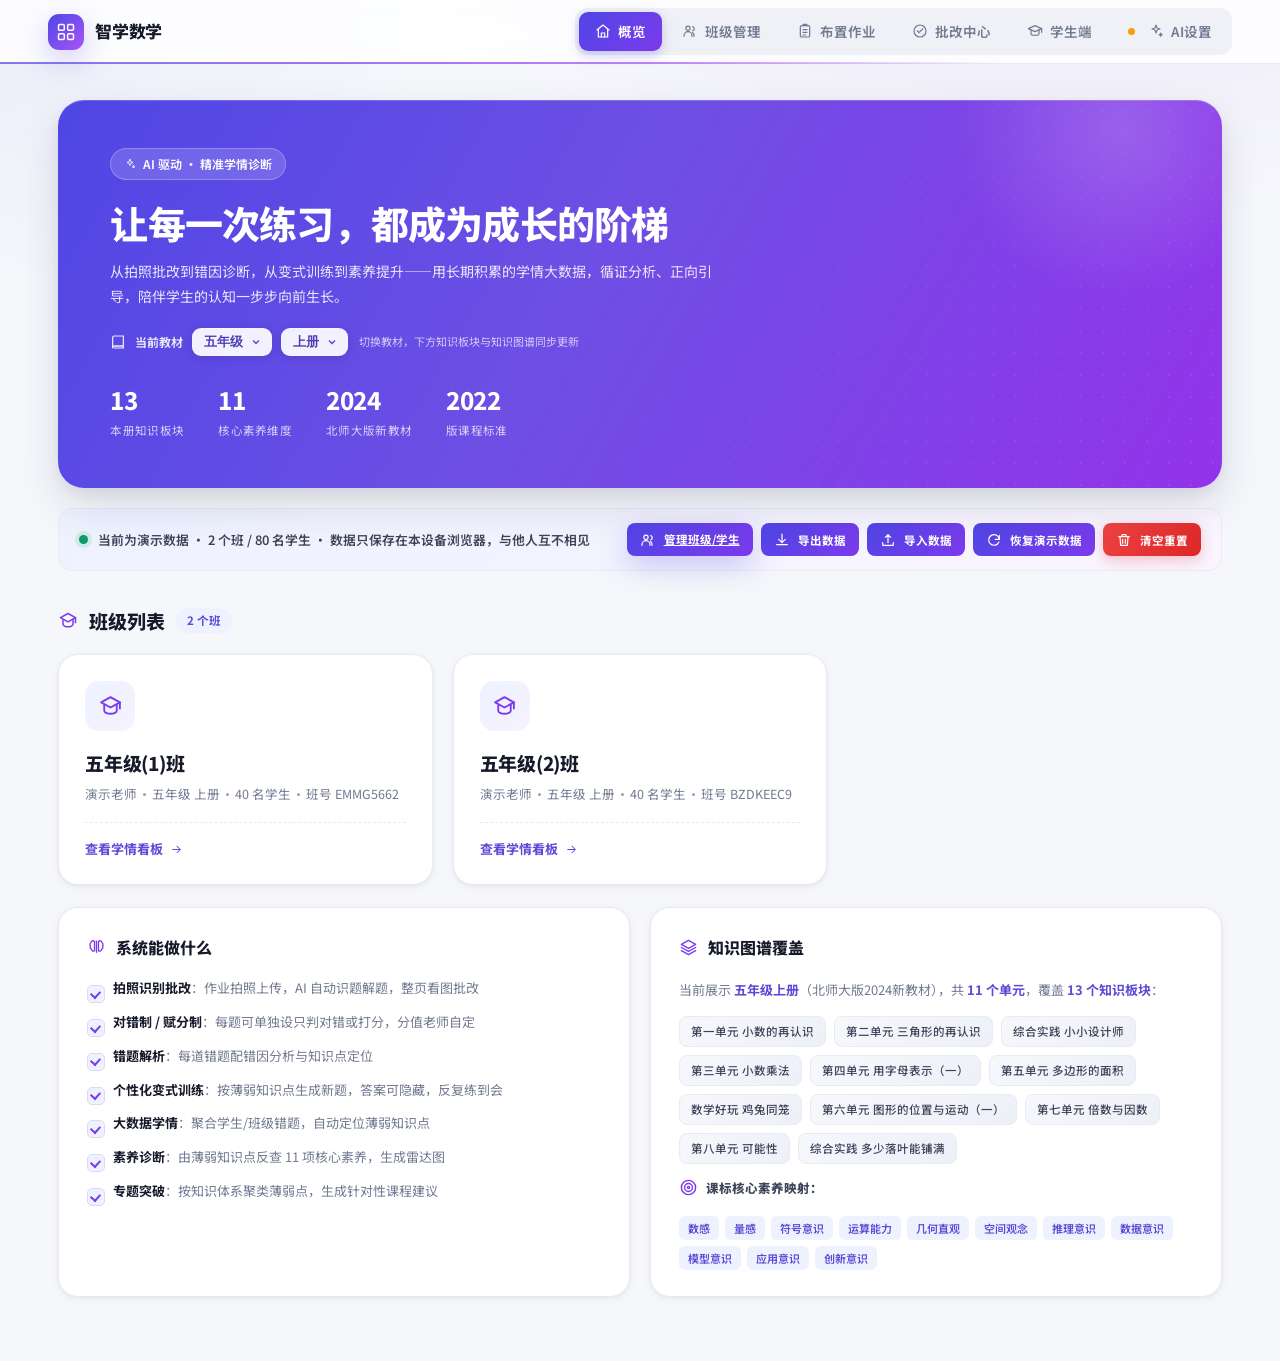
<file: index.html>
<!DOCTYPE html>
<html lang="zh-CN">
<head>
<meta charset="UTF-8">
<meta name="viewport" content="width=device-width, initial-scale=1.0">
<link rel="icon" href="favicon.svg" type="image/svg+xml">
<title>智学数学 · 个性化学情诊断</title>
<link rel="stylesheet" href="static/style.css">
</head>
<body>
<!-- 全局 SVG 图标库（Lucide 风格，继承 currentColor），各页面 include 后用 <svg class="icon"><use href="#i-xxx"/></svg> 引用 -->
<svg xmlns="http://www.w3.org/2000/svg" style="position:absolute;width:0;height:0;overflow:hidden" aria-hidden="true">
  <symbol id="i-logo" viewBox="0 0 24 24"><g fill="none" stroke="currentColor" stroke-width="1.8" stroke-linecap="round" stroke-linejoin="round"><rect x="3" y="3" width="7" height="7" rx="1.5"/><rect x="14" y="3" width="7" height="7" rx="1.5"/><rect x="3" y="14" width="7" height="7" rx="1.5"/><rect x="14" y="14" width="7" height="7" rx="1.5"/></g></symbol>
  <symbol id="i-home" viewBox="0 0 24 24"><g fill="none" stroke="currentColor" stroke-width="1.8" stroke-linecap="round" stroke-linejoin="round"><path d="M3 10.5 12 3l9 7.5"/><path d="M5 9.5V21h14V9.5"/><path d="M9.5 21v-6h5v6"/></g></symbol>
  <symbol id="i-clipboard" viewBox="0 0 24 24"><g fill="none" stroke="currentColor" stroke-width="1.8" stroke-linecap="round" stroke-linejoin="round"><rect x="5" y="4" width="14" height="17" rx="2"/><path d="M9 4V3a1 1 0 0 1 1-1h4a1 1 0 0 1 1 1v1"/><path d="M9 10h6M9 14h6M9 18h4"/></g></symbol>
  <symbol id="i-check-circle" viewBox="0 0 24 24"><g fill="none" stroke="currentColor" stroke-width="1.8" stroke-linecap="round" stroke-linejoin="round"><circle cx="12" cy="12" r="9"/><path d="m8 12 2.5 2.5L16 9"/></g></symbol>
  <symbol id="i-users" viewBox="0 0 24 24"><g fill="none" stroke="currentColor" stroke-width="1.8" stroke-linecap="round" stroke-linejoin="round"><circle cx="9" cy="8" r="3.2"/><path d="M3 20v-1a6 6 0 0 1 12 0v1"/><path d="M16 5.5a3.2 3.2 0 0 1 0 6.2M18 20v-1a6 6 0 0 0-2.2-4.7"/></g></symbol>
  <symbol id="i-school" viewBox="0 0 24 24"><g fill="none" stroke="currentColor" stroke-width="1.8" stroke-linecap="round" stroke-linejoin="round"><path d="m12 3 9 5-9 5-9-5 9-5Z"/><path d="M6 10.5V16c0 1.5 2.7 3 6 3s6-1.5 6-3v-5.5"/><path d="M21 8v6"/></g></symbol>
  <symbol id="i-chart" viewBox="0 0 24 24"><g fill="none" stroke="currentColor" stroke-width="1.8" stroke-linecap="round" stroke-linejoin="round"><path d="M3 3v18h18"/><path d="m7 15 4-5 3 3 5-7"/></g></symbol>
  <symbol id="i-radar" viewBox="0 0 24 24"><g fill="none" stroke="currentColor" stroke-width="1.65" stroke-linecap="round" stroke-linejoin="round"><path d="m12 2 9.5 7-3.6 11.2H6.1L2.5 9 12 2Z"/><path d="m12 7 5.2 3.8-2 6.1H8.8l-2-6.1L12 7Z"/><circle cx="12" cy="12" r="1"/></g></symbol>
  <symbol id="i-target" viewBox="0 0 24 24"><g fill="none" stroke="currentColor" stroke-width="1.8" stroke-linecap="round" stroke-linejoin="round"><circle cx="12" cy="12" r="9"/><circle cx="12" cy="12" r="5"/><circle cx="12" cy="12" r="1.4"/></g></symbol>
  <symbol id="i-trending" viewBox="0 0 24 24"><g fill="none" stroke="currentColor" stroke-width="1.8" stroke-linecap="round" stroke-linejoin="round"><path d="m3 17 6-6 4 4 8-8"/><path d="M15 7h6v6"/></g></symbol>
  <symbol id="i-book" viewBox="0 0 24 24"><g fill="none" stroke="currentColor" stroke-width="1.8" stroke-linecap="round" stroke-linejoin="round"><path d="M4 5.5A2.5 2.5 0 0 1 6.5 3H20v15H6.5A2.5 2.5 0 0 0 4 20.5v-15Z"/><path d="M4 20.5A2.5 2.5 0 0 1 6.5 18H20v3H6.5"/></g></symbol>
  <symbol id="i-camera" viewBox="0 0 24 24"><g fill="none" stroke="currentColor" stroke-width="1.8" stroke-linecap="round" stroke-linejoin="round"><path d="M4 7h3l1.5-2h7L17 7h3a1 1 0 0 1 1 1v11a1 1 0 0 1-1 1H4a1 1 0 0 1-1-1V8a1 1 0 0 1 1-1Z"/><circle cx="12" cy="13" r="3.5"/></g></symbol>
  <symbol id="i-eye-off" viewBox="0 0 24 24"><g fill="none" stroke="currentColor" stroke-width="1.8" stroke-linecap="round" stroke-linejoin="round"><path d="M9.9 5.1A10.7 10.7 0 0 1 12 5c5 0 9 4.5 10 7a12.7 12.7 0 0 1-2.2 3.2M6.6 6.6A12.9 12.9 0 0 0 2 12c1 2.5 5 7 10 7a10.4 10.4 0 0 0 5.4-1.5"/><path d="M10.6 10.6a2 2 0 0 0 2.8 2.8M3 3l18 18"/></g></symbol>
  <symbol id="i-image" viewBox="0 0 24 24"><g fill="none" stroke="currentColor" stroke-width="1.8" stroke-linecap="round" stroke-linejoin="round"><rect x="3" y="4" width="18" height="16" rx="2"/><circle cx="8.5" cy="9.5" r="1.5"/><path d="m21 16-5-5L5 20"/></g></symbol>
  <symbol id="i-loader" viewBox="0 0 24 24"><g fill="none" stroke="currentColor" stroke-width="1.9" stroke-linecap="round"><path d="M12 3a9 9 0 1 0 9 9"/></g></symbol>
  <symbol id="i-sparkles" viewBox="0 0 24 24"><g fill="none" stroke="currentColor" stroke-width="1.7" stroke-linecap="round" stroke-linejoin="round"><path d="m12 3 1.6 4.4L18 9l-4.4 1.6L12 15l-1.6-4.4L6 9l4.4-1.6L12 3Z"/><path d="m19 15 .7 1.8L21.5 17.5l-1.8.7L19 20l-.7-1.8-1.8-.7 1.8-.7L19 15Z"/></g></symbol>
  <symbol id="i-arrow-right" viewBox="0 0 24 24"><g fill="none" stroke="currentColor" stroke-width="1.9" stroke-linecap="round" stroke-linejoin="round"><path d="M5 12h14M13 6l6 6-6 6"/></g></symbol>
  <symbol id="i-layers" viewBox="0 0 24 24"><g fill="none" stroke="currentColor" stroke-width="1.8" stroke-linecap="round" stroke-linejoin="round"><path d="m12 3 9 5-9 5-9-5 9-5Z"/><path d="m3 12 9 5 9-5"/><path d="m3 16 9 5 9-5"/></g></symbol>
  <symbol id="i-brain" viewBox="0 0 24 24"><g fill="none" stroke="currentColor" stroke-width="1.65" stroke-linecap="round" stroke-linejoin="round"><path d="M9.5 4.5A2.5 2.5 0 0 0 5 6a2.5 2.5 0 0 0-.5 4A2.5 2.5 0 0 0 5.5 14a2.5 2.5 0 0 0 4 2V4.5Z"/><path d="M14.5 4.5A2.5 2.5 0 0 1 19 6a2.5 2.5 0 0 1 .5 4A2.5 2.5 0 0 1 18.5 14a2.5 2.5 0 0 1-4 2V4.5Z"/><path d="M12 4v14"/></g></symbol>
  <symbol id="i-lightbulb" viewBox="0 0 24 24"><g fill="none" stroke="currentColor" stroke-width="1.8" stroke-linecap="round" stroke-linejoin="round"><path d="M9 18h6M10 21h4"/><path d="M12 3a6 6 0 0 0-3.5 10.9c.6.5 1 1.2 1 2h5c0-.8.4-1.5 1-2A6 6 0 0 0 12 3Z"/></g></symbol>
  <symbol id="i-upload" viewBox="0 0 24 24"><g fill="none" stroke="currentColor" stroke-width="1.8" stroke-linecap="round" stroke-linejoin="round"><path d="M12 16V4m0 0L8 8m4-4 4 4"/><path d="M4 16v3a1 1 0 0 0 1 1h14a1 1 0 0 0 1-1v-3"/></g></symbol>
  <symbol id="i-refresh" viewBox="0 0 24 24"><g fill="none" stroke="currentColor" stroke-width="1.8" stroke-linecap="round" stroke-linejoin="round"><path d="M20 11a8 8 0 1 0-.6 4"/><path d="M20 5v6h-6"/></g></symbol>
  <symbol id="i-close" viewBox="0 0 24 24"><g fill="none" stroke="currentColor" stroke-width="2" stroke-linecap="round"><path d="M6 6l12 12M18 6 6 18"/></g></symbol>
  <symbol id="i-chevron" viewBox="0 0 24 24"><g fill="none" stroke="currentColor" stroke-width="2" stroke-linecap="round" stroke-linejoin="round"><path d="m9 6 6 6-6 6"/></g></symbol>
  <symbol id="i-edit" viewBox="0 0 24 24"><g fill="none" stroke="currentColor" stroke-width="1.8" stroke-linecap="round" stroke-linejoin="round"><path d="M12 20h9"/><path d="M16.5 3.5a2.1 2.1 0 0 1 3 3L8 18l-4 1 1-4 11.5-11.5Z"/></g></symbol>
  <symbol id="i-eye" viewBox="0 0 24 24"><g fill="none" stroke="currentColor" stroke-width="1.8" stroke-linecap="round" stroke-linejoin="round"><path d="M2 12s3.5-6 10-6 10 6 10 6-3.5 6-10 6-10-6-10-6Z"/><circle cx="12" cy="12" r="2.6"/></g></symbol>
  <symbol id="i-plus" viewBox="0 0 24 24"><g fill="none" stroke="currentColor" stroke-width="2" stroke-linecap="round"><path d="M12 5v14M5 12h14"/></g></symbol>
  <symbol id="i-check" viewBox="0 0 24 24"><g fill="none" stroke="currentColor" stroke-width="2" stroke-linecap="round" stroke-linejoin="round"><path d="m5 12 4.5 4.5L19 7"/></g></symbol>
  <symbol id="i-x" viewBox="0 0 24 24"><g fill="none" stroke="currentColor" stroke-width="2" stroke-linecap="round"><path d="M6 6l12 12M18 6 6 18"/></g></symbol>
  <symbol id="i-alert" viewBox="0 0 24 24"><g fill="none" stroke="currentColor" stroke-width="1.8" stroke-linecap="round" stroke-linejoin="round"><path d="M12 3 2.5 20h19L12 3Z"/><path d="M12 9v5M12 17h.01"/></g></symbol>
  <symbol id="i-clock" viewBox="0 0 24 24"><g fill="none" stroke="currentColor" stroke-width="1.8" stroke-linecap="round" stroke-linejoin="round"><circle cx="12" cy="12" r="9"/><path d="M12 7v5l3.5 2"/></g></symbol>
  <symbol id="i-info" viewBox="0 0 24 24"><g fill="none" stroke="currentColor" stroke-width="1.8" stroke-linecap="round" stroke-linejoin="round"><circle cx="12" cy="12" r="9"/><path d="M12 11v5M12 8h.01"/></g></symbol>
  <symbol id="i-graduation" viewBox="0 0 24 24"><g fill="none" stroke="currentColor" stroke-width="1.8" stroke-linecap="round" stroke-linejoin="round"><path d="M2 8.5 12 4l10 4.5-10 4.5L2 8.5Z"/><path d="M6 10.5V16c0 1.4 2.7 2.5 6 2.5s6-1.1 6-2.5v-5.5"/><path d="M22 8.5V14"/></g></symbol>
  <symbol id="i-trash" viewBox="0 0 24 24"><g fill="none" stroke="currentColor" stroke-width="1.8" stroke-linecap="round" stroke-linejoin="round"><path d="M4 7h16M9 7V5a1 1 0 0 1 1-1h4a1 1 0 0 1 1 1v2M6 7l1 13h10l1-13"/><path d="M10 11v6M14 11v6"/></g></symbol>
  <symbol id="i-download" viewBox="0 0 24 24"><g fill="none" stroke="currentColor" stroke-width="1.8" stroke-linecap="round" stroke-linejoin="round"><path d="M12 3v12M7 11l5 5 5-5"/><path d="M4 19h16"/></g></symbol>
  <symbol id="i-user-plus" viewBox="0 0 24 24"><g fill="none" stroke="currentColor" stroke-width="1.8" stroke-linecap="round" stroke-linejoin="round"><circle cx="9" cy="8" r="3.2"/><path d="M3 20v-1a6 6 0 0 1 12 0v1"/><path d="M18 8v6M15 11h6"/></g></symbol>
  <symbol id="i-search" viewBox="0 0 24 24"><g fill="none" stroke="currentColor" stroke-width="1.8" stroke-linecap="round" stroke-linejoin="round"><circle cx="10.5" cy="10.5" r="6.5"/><path d="m15.5 15.5 5 5"/></g></symbol>
</svg>
<div class="topbar">
  <div class="logo"><span class="logo-mark"><svg class="icon"><use href="#i-logo"/></svg></span>智学数学</div>
  <nav>
    <a href="index.html" class="active"><svg class="icon"><use href="#i-home"/></svg>概览</a>
    <a href="classes.html"><svg class="icon"><use href="#i-users"/></svg>班级管理</a>
    <a href="create.html"><svg class="icon"><use href="#i-clipboard"/></svg>布置作业</a>
    <a href="review.html"><svg class="icon"><use href="#i-check-circle"/></svg>批改中心</a>
    <a href="student.html"><svg class="icon"><use href="#i-graduation"/></svg>学生端</a>
  </nav>
</div>

<div class="container">
  <section class="hero">
    <div class="eyebrow"><svg class="icon"><use href="#i-sparkles"/></svg>AI 驱动 · 精准学情诊断</div>
    <h1>让每一次练习，都成为成长的阶梯</h1>
    <p>从拍照批改到错因诊断，从变式训练到素养提升——用长期积累的学情大数据，循证分析、正向引导，陪伴学生的认知一步步向前生长。</p>
    <div class="book-picker">
      <svg class="icon"><use href="#i-book"/></svg>
      <label for="pickGrade">当前教材</label>
      <select id="pickGrade" aria-label="选择年级"></select>
      <select id="pickSemester" aria-label="选择册别"></select>
      <span class="bp-tip">切换教材，下方知识板块与知识图谱同步更新</span>
    </div>
    <div class="hero-stats">
      <div class="hs"><b id="heroKpCount">—</b><span>本册知识板块</span></div>
      <div class="hs"><b>11</b><span>核心素养维度</span></div>
      <div class="hs"><b>2024</b><span>北师大版新教材</span></div>
      <div class="hs"><b>2022</b><span>版课程标准</span></div>
    </div>
  </section>

  <!-- 数据状态条 -->
  <div class="data-status" id="dataStatus">
    <div class="ds-left">
      <span class="ds-dot"></span>
      <span id="dsText">正在加载本地数据…</span>
    </div>
    <div class="ds-actions">
      <a href="classes.html" class="btn btn-sm btn-primary"><svg class="icon"><use href="#i-users"/></svg>管理班级/学生</a>
      <button class="btn btn-sm" onclick="exportBackup()"><svg class="icon"><use href="#i-download"/></svg>导出数据</button>
      <button class="btn btn-sm" onclick="document.getElementById('importFile').click()"><svg class="icon"><use href="#i-upload"/></svg>导入数据</button>
      <input type="file" id="importFile" accept=".json,application/json" style="display:none" onchange="onImportFile(event)">
      <button class="btn btn-sm" onclick="restoreDemo()"><svg class="icon"><use href="#i-refresh"/></svg>恢复演示数据</button>
      <button class="btn btn-sm btn-danger" onclick="resetAll()"><svg class="icon"><use href="#i-trash"/></svg>清空重置</button>
    </div>
  </div>

  <div class="section-title"><svg class="icon"><use href="#i-school"/></svg>班级列表 <span class="badge" id="classBadge">0 个班</span></div>
  <div class="class-grid" id="classGrid"></div>

  <div class="info-grid">
    <div class="info-card">
      <h3><svg class="icon"><use href="#i-brain"/></svg>系统能做什么</h3>
      <ul>
        <li><b>拍照识别批改</b>：作业拍照上传，AI 自动识题解题，整页看图批改</li>
        <li><b>对错制 / 赋分制</b>：每题可单独设只判对错或打分，分值老师自定</li>
        <li><b>错题解析</b>：每道错题配错因分析与知识点定位</li>
        <li><b>个性化变式训练</b>：按薄弱知识点生成新题，答案可隐藏，反复练到会</li>
        <li><b>大数据学情</b>：聚合学生/班级错题，自动定位薄弱知识点</li>
        <li><b>素养诊断</b>：由薄弱知识点反查 11 项核心素养，生成雷达图</li>
        <li><b>专题突破</b>：按知识体系聚类薄弱点，生成针对性课程建议</li>
      </ul>
    </div>
    <div class="info-card">
      <h3><svg class="icon"><use href="#i-layers"/></svg>知识图谱覆盖</h3>
      <p id="kgDesc">依据北师大版 2024 新教材目录构建：</p>
      <div class="tag-list" id="kgUnits"></div>
      <h3 style="font-size:12.5px;margin-top:14px;display:flex;align-items:center;gap:8px;color:var(--ink-2)"><svg class="icon" style="color:var(--brand-2)"><use href="#i-target"/></svg>课标核心素养映射：</h3>
      <div class="compet-line">
        <span>数感</span><span>量感</span><span>符号意识</span><span>运算能力</span><span>几何直观</span>
        <span>空间观念</span><span>推理意识</span><span>数据意识</span><span>模型意识</span><span>应用意识</span><span>创新意识</span>
      </div>
    </div>
  </div>
</div>
<!-- 导入数据确认弹窗 -->
<div class="modal-mask" id="importMask" style="display:none">
  <div class="modal-box" style="width:min(560px,96vw);padding:26px 26px 22px">
    <div class="modal-head">
      <h3><svg class="icon"><use href="#i-upload"/></svg>导入数据备份</h3>
      <button class="modal-close" onclick="closeImport()"><svg class="icon"><use href="#i-x"/></svg></button>
    </div>
    <p style="font-size:12.5px;color:var(--muted);margin:16px 0 0">已读取到你选择的备份文件，请确认内容后选择导入方式：</p>
    <div id="importSummary" class="import-summary"></div>
    <div class="import-tip"><svg class="icon"><use href="#i-info"/></svg><span>作业照片保存在服务器上，导入后仍可查看（需访问同一个应用网址）。建议先「导出数据」留存当前内容。</span></div>
    <div class="modal-foot">
      <button class="btn" onclick="closeImport()">取消</button>
      <button class="btn" onclick="doImport('merge')"><svg class="icon"><use href="#i-plus"/></svg>合并到现有数据</button>
      <button class="btn btn-primary" onclick="doImport('replace')"><svg class="icon"><use href="#i-refresh"/></svg>覆盖导入</button>
    </div>
  </div>
</div>
<div class="toast" id="toast"></div>
<script src="static/data_bundle.js"></script>
<script src="static/ai.js"></script>
<script src="static/ai_settings.js"></script>
<script src="static/store.js"></script>
<script>
function toast(m,t){const e=document.getElementById('toast');e.textContent=m;e.className='toast'+(t?' '+t:'');e.style.display='block';setTimeout(()=>e.style.display='none',2600)}
function renderClasses(){
  const classes=Store.all('classes');
  document.getElementById('classBadge').textContent=classes.length+' 个班';
  const grid=document.getElementById('classGrid');
  if(!classes.length){
    grid.innerHTML='<div class="empty"><svg class="icon"><use href="#i-school"/></svg><p>还没有班级，点上方「管理班级/学生」创建一个</p></div>';
    return;
  }
  grid.innerHTML=classes.map(c=>{
    const cnt=Store.count?Store.where('students',s=>s.class_id===c.id).length:0;
    return `<a href="dashboard.html?id=${c.id}" class="class-card">
      <div class="class-icon"><svg class="icon"><use href="#i-school"/></svg></div>
      <div class="class-name">${esc(c.name)}</div>
      <div class="class-meta">${esc(c.teacher_name||'老师')} <span class="dot"></span> ${esc(c.grade||'五年级')} ${esc(c.semester||'上册')} <span class="dot"></span> ${cnt} 名学生 <span class="dot"></span> 班号 ${esc(c.class_code||'—')}</div>
      <div class="class-enter">查看学情看板 <svg class="icon"><use href="#i-arrow-right"/></svg></div>
    </a>`;
  }).join('');
}
function esc(s){return String(s==null?'':s).replace(/&/g,'&amp;').replace(/</g,'&lt;').replace(/"/g,'&quot;')}
function renderStatus(){
  const demo=Store.isDemo();
  const st=Store.getStats();
  const cls=st.classes||0, stu=st.students||0;
  document.getElementById('dsText').textContent= cls
    ? (demo ? '当前为演示数据 · '+cls+' 个班 / '+stu+' 名学生 · 数据只保存在本设备浏览器，与他人互不相见'
            : '当前数据：'+cls+' 个班 / '+stu+' 名学生 · 已保存在本设备浏览器，可导出备份带到别的设备')
    : (demo ? '当前为演示数据（引导用）· 数据只保存在这台设备浏览器'
            : '当前为空数据 · 可创建班级学生，或点「导入数据」从备份恢复');
  document.getElementById('dataStatus').className='data-status'+(demo?' demo':(cls?'':' empty'));
}
function exportBackup(){
  try{ Store.downloadBackup(); toast('备份已下载到本机，可存到U盘或网盘带到别的设备','ok'); }
  catch(e){ toast('导出失败：'+e.message,'err'); }
}
var pendingImportText=null;
function onImportFile(e){
  var f=e.target.files && e.target.files[0];
  e.target.value='';
  if(!f) return;
  var reader=new FileReader();
  reader.onload=function(ev){
    var text=String(ev.target.result||'');
    var s;
    try{ s=Store.getBackupSummary(text); }
    catch(err){ toast('导入失败：'+err.message,'err'); return; }
    pendingImportText=text;
    var rows=[
      ['备份来源', s.app==='zhixue-math-backup' ? '智学数学数据备份' : (s.app||'未标记来源（仍将尝试导入）')],
      ['导出时间', s.exported_at ? new Date(s.exported_at).toLocaleString('zh-CN') : '未记录'],
      ['班级 / 学生', (s.stats.classes||0)+' 个班 / '+(s.stats.students||0)+' 名学生'],
      ['作业 / 作答', (s.stats.assignments||0)+' 份作业 / '+(s.stats.submissions||0)+' 条作答'],
      ['学习记录', (s.stats.learning_records||0)+' 条']
    ];
    document.getElementById('importSummary').innerHTML=rows.map(function(r){
      return '<div class="is-row"><span class="is-k">'+esc(r[0])+'</span><span class="is-v">'+esc(r[1])+'</span></div>';
    }).join('');
    document.getElementById('importMask').style.display='flex';
  };
  reader.onerror=function(){ toast('读取文件失败','err'); };
  reader.readAsText(f,'utf-8');
}
function closeImport(){
  document.getElementById('importMask').style.display='none';
  pendingImportText=null;
}
function doImport(mode){
  if(!pendingImportText) return;
  if(mode==='replace' && !confirm('覆盖导入会替换本设备上的全部数据（班级/学生/作业/批改记录），确定继续吗？')) return;
  try{
    var r=Store.importData(pendingImportText, mode);
    closeImport();
    renderClasses(); renderStatus();
    toast('导入成功（'+(mode==='merge'?'合并':'覆盖')+'）：'+r.stats.classes+' 个班 / '+r.stats.students+' 名学生','ok');
  }catch(err){ toast('导入失败：'+err.message,'err'); }
}
async function resetAll(){
  if(!confirm('确定清空全部数据吗？班级、学生、作业、批改记录都会被删除，且无法恢复。'))return;
  Store.resetAll();renderClasses();renderStatus();toast('已清空全部数据，现在是空白起点','ok');
}
async function restoreDemo(){
  if(!confirm('恢复演示数据会覆盖当前所有内容，确定吗？'))return;
  await Store.restoreDemo();renderClasses();renderStatus();toast('已恢复演示数据','ok');
}
// ---- 教材选择与知识图谱动态统计 ----
function bookOfKG(){
  const kg=Store.kg()||{};
  return {grades:kg.grades||['一年级','二年级','三年级','四年级','五年级','六年级'],
          semesters:kg.semesters||['上册','下册']};
}
function initBookPicker(){
  const b=bookOfKG();
  // 从已存的选择恢复，默认五年级上册
  let saved={};
  try{saved=JSON.parse(localStorage.getItem('zhixue_book')||'{}')}catch(e){}
  const gEl=document.getElementById('pickGrade'), sEl=document.getElementById('pickSemester');
  gEl.innerHTML=b.grades.map(g=>`<option value="${g}">${g}</option>`).join('');
  sEl.innerHTML=b.semesters.map(s=>`<option value="${s}">${s}</option>`).join('');
  const defG=b.grades.indexOf(saved.grade)>=0?saved.grade:'五年级';
  const defS=b.semesters.indexOf(saved.semester)>=0?saved.semester:'上册';
  gEl.value=defG; sEl.value=defS;
  gEl.addEventListener('change',renderBookStats);
  sEl.addEventListener('change',renderBookStats);
  renderBookStats();
}
function renderBookStats(){
  const g=document.getElementById('pickGrade').value;
  const s=document.getElementById('pickSemester').value;
  try{localStorage.setItem('zhixue_book',JSON.stringify({grade:g,semester:s}))}catch(e){}
  const kg=Store.kg()||{};
  const kps=(kg.knowledge_points||[]).filter(k=>k.grade===g&&k.semester===s);
  const units=[]; kps.forEach(k=>{if(units.indexOf(k.unit)<0)units.push(k.unit)});
  document.getElementById('heroKpCount').textContent=kps.length;
  document.getElementById('kgDesc').innerHTML=`当前展示 <b>${esc(g)}${esc(s)}</b>（北师大版2024新教材），共 <b>${units.length} 个单元</b>，覆盖 <b>${kps.length} 个知识板块</b>：`;
  document.getElementById('kgUnits').innerHTML=units.length
    ? units.map(u=>`<span class="tag">${esc(u)}</span>`).join('')
    : '<span class="tag" style="opacity:.7">该册暂无知识板块数据</span>';
}
(async function(){await Store.init();await Store.loadKG();renderClasses();renderStatus();initBookPicker()})();
</script>
</body>
</html>
</file>
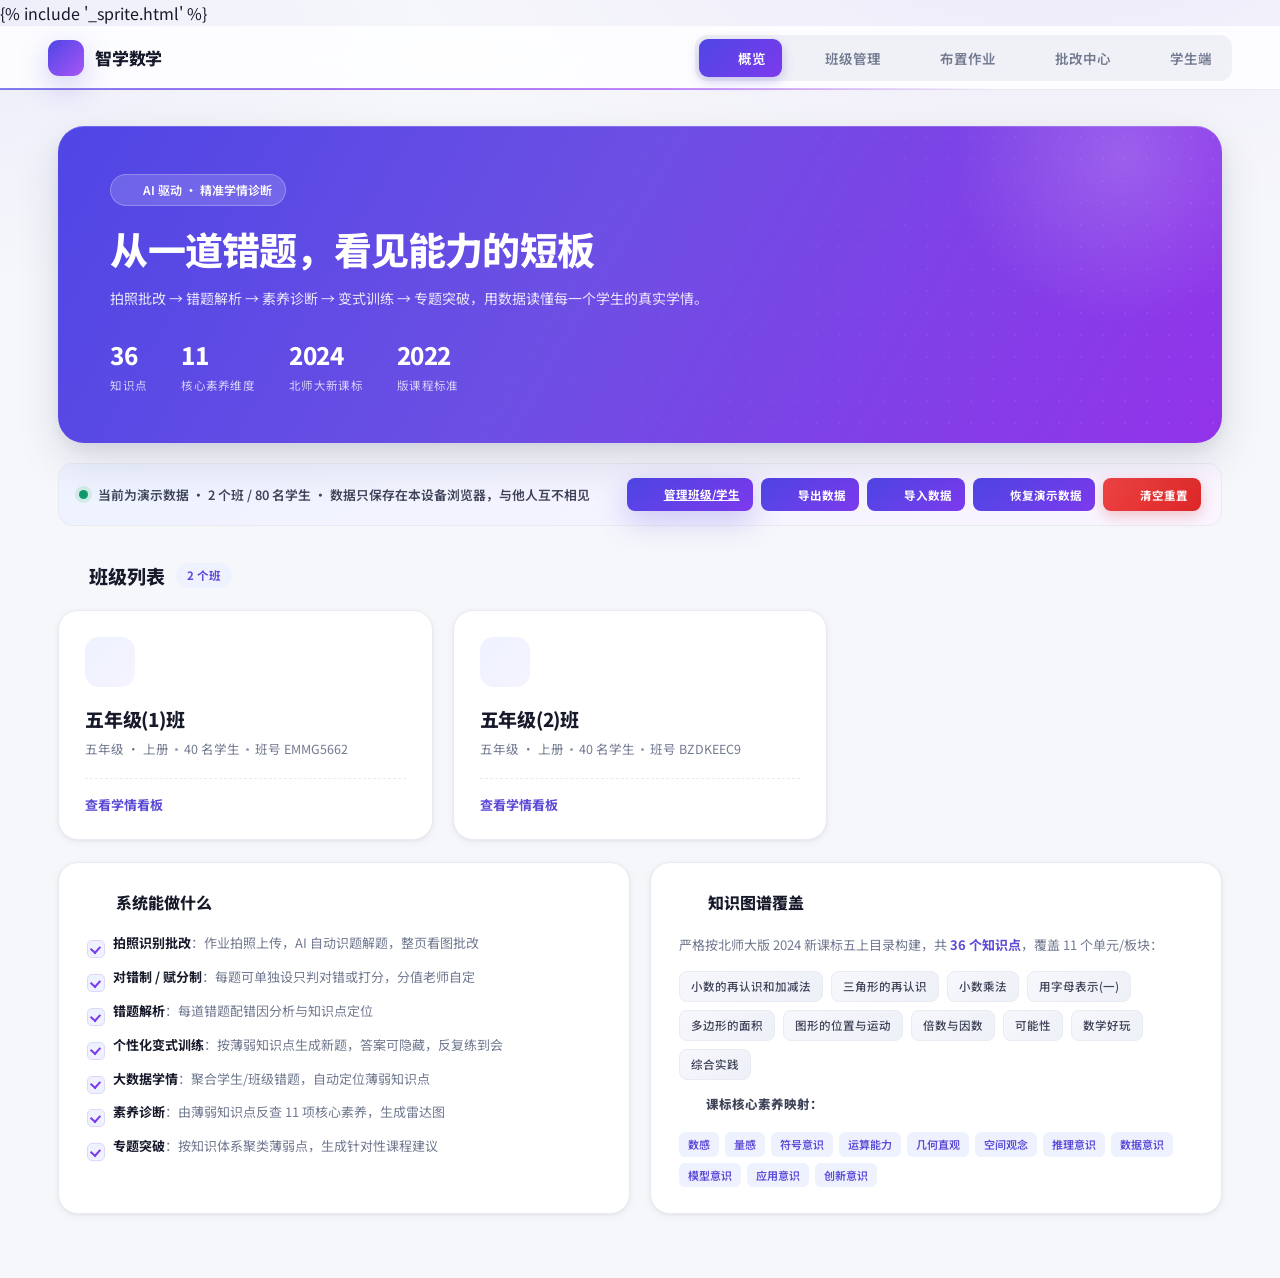
<file: templates/index.html>
<!DOCTYPE html>
<html lang="zh-CN">
<head>
<meta charset="UTF-8">
<meta name="viewport" content="width=device-width, initial-scale=1.0">
<title>智学数学 · 个性化学情诊断</title>
<link rel="stylesheet" href="/static/style.css">
</head>
<body>
{% include '_sprite.html' %}
<div class="topbar">
  <div class="logo"><span class="logo-mark"><svg class="icon"><use href="#i-logo"/></svg></span>智学数学</div>
  <nav>
    <a href="/" class="active"><svg class="icon"><use href="#i-home"/></svg>概览</a>
    <a href="/teacher/classes"><svg class="icon"><use href="#i-users"/></svg>班级管理</a>
    <a href="/teacher/create"><svg class="icon"><use href="#i-clipboard"/></svg>布置作业</a>
    <a href="/teacher/review"><svg class="icon"><use href="#i-check-circle"/></svg>批改中心</a>
    <a href="/student"><svg class="icon"><use href="#i-graduation"/></svg>学生端</a>
  </nav>
</div>

<div class="container">
  <section class="hero">
    <div class="eyebrow"><svg class="icon"><use href="#i-sparkles"/></svg>AI 驱动 · 精准学情诊断</div>
    <h1>从一道错题，看见能力的短板</h1>
    <p>拍照批改 → 错题解析 → 素养诊断 → 变式训练 → 专题突破，用数据读懂每一个学生的真实学情。</p>
    <div class="hero-stats">
      <div class="hs"><b>36</b><span>知识点</span></div>
      <div class="hs"><b>11</b><span>核心素养维度</span></div>
      <div class="hs"><b>2024</b><span>北师大新课标</span></div>
      <div class="hs"><b>2022</b><span>版课程标准</span></div>
    </div>
  </section>

  <!-- 数据状态条 -->
  <div class="data-status" id="dataStatus">
    <div class="ds-left">
      <span class="ds-dot"></span>
      <span id="dsText">正在加载本地数据…</span>
    </div>
    <div class="ds-actions">
      <a href="/teacher/classes" class="btn btn-sm btn-primary"><svg class="icon"><use href="#i-users"/></svg>管理班级/学生</a>
      <button class="btn btn-sm" onclick="exportBackup()"><svg class="icon"><use href="#i-download"/></svg>导出数据</button>
      <button class="btn btn-sm" onclick="document.getElementById('importFile').click()"><svg class="icon"><use href="#i-upload"/></svg>导入数据</button>
      <input type="file" id="importFile" accept=".json,application/json" style="display:none" onchange="onImportFile(event)">
      <button class="btn btn-sm" onclick="restoreDemo()"><svg class="icon"><use href="#i-refresh"/></svg>恢复演示数据</button>
      <button class="btn btn-sm btn-danger" onclick="resetAll()"><svg class="icon"><use href="#i-trash"/></svg>清空重置</button>
    </div>
  </div>

  <div class="section-title"><svg class="icon"><use href="#i-school"/></svg>班级列表 <span class="badge" id="classBadge">0 个班</span></div>
  <div class="class-grid" id="classGrid"></div>

  <div class="info-grid">
    <div class="info-card">
      <h3><svg class="icon"><use href="#i-brain"/></svg>系统能做什么</h3>
      <ul>
        <li><b>拍照识别批改</b>：作业拍照上传，AI 自动识题解题，整页看图批改</li>
        <li><b>对错制 / 赋分制</b>：每题可单独设只判对错或打分，分值老师自定</li>
        <li><b>错题解析</b>：每道错题配错因分析与知识点定位</li>
        <li><b>个性化变式训练</b>：按薄弱知识点生成新题，答案可隐藏，反复练到会</li>
        <li><b>大数据学情</b>：聚合学生/班级错题，自动定位薄弱知识点</li>
        <li><b>素养诊断</b>：由薄弱知识点反查 11 项核心素养，生成雷达图</li>
        <li><b>专题突破</b>：按知识体系聚类薄弱点，生成针对性课程建议</li>
      </ul>
    </div>
    <div class="info-card">
      <h3><svg class="icon"><use href="#i-layers"/></svg>知识图谱覆盖</h3>
      <p>严格按北师大版 2024 新课标五上目录构建，共 <b>36 个知识点</b>，覆盖 11 个单元/板块：</p>
      <div class="tag-list">
        <span class="tag">小数的再认识和加减法</span><span class="tag">三角形的再认识</span>
        <span class="tag">小数乘法</span><span class="tag">用字母表示(一)</span>
        <span class="tag">多边形的面积</span><span class="tag">图形的位置与运动</span>
        <span class="tag">倍数与因数</span><span class="tag">可能性</span>
        <span class="tag">数学好玩</span><span class="tag">综合实践</span>
      </div>
      <h3 style="font-size:12.5px;margin-top:14px;display:flex;align-items:center;gap:8px;color:var(--ink-2)"><svg class="icon" style="color:var(--brand-2)"><use href="#i-target"/></svg>课标核心素养映射：</h3>
      <div class="compet-line">
        <span>数感</span><span>量感</span><span>符号意识</span><span>运算能力</span><span>几何直观</span>
        <span>空间观念</span><span>推理意识</span><span>数据意识</span><span>模型意识</span><span>应用意识</span><span>创新意识</span>
      </div>
    </div>
  </div>
</div>
<!-- 导入数据确认弹窗 -->
<div class="modal-mask" id="importMask" style="display:none">
  <div class="modal-box" style="width:min(560px,96vw);padding:26px 26px 22px">
    <div class="modal-head">
      <h3><svg class="icon"><use href="#i-upload"/></svg>导入数据备份</h3>
      <button class="modal-close" onclick="closeImport()"><svg class="icon"><use href="#i-x"/></svg></button>
    </div>
    <p style="font-size:12.5px;color:var(--muted);margin:16px 0 0">已读取到你选择的备份文件，请确认内容后选择导入方式：</p>
    <div id="importSummary" class="import-summary"></div>
    <div class="import-tip"><svg class="icon"><use href="#i-info"/></svg><span>作业照片保存在服务器上，导入后仍可查看（需访问同一个应用网址）。建议先「导出数据」留存当前内容。</span></div>
    <div class="modal-foot">
      <button class="btn" onclick="closeImport()">取消</button>
      <button class="btn" onclick="doImport('merge')"><svg class="icon"><use href="#i-plus"/></svg>合并到现有数据</button>
      <button class="btn btn-primary" onclick="doImport('replace')"><svg class="icon"><use href="#i-refresh"/></svg>覆盖导入</button>
    </div>
  </div>
</div>
<div class="toast" id="toast"></div>
<script src="/static/store.js"></script>
<script>
function toast(m,t){const e=document.getElementById('toast');e.textContent=m;e.className='toast'+(t?' '+t:'');e.style.display='block';setTimeout(()=>e.style.display='none',2600)}
function renderClasses(){
  const classes=Store.all('classes');
  document.getElementById('classBadge').textContent=classes.length+' 个班';
  const grid=document.getElementById('classGrid');
  if(!classes.length){
    grid.innerHTML='<div class="empty"><svg class="icon"><use href="#i-school"/></svg><p>还没有班级，点上方「管理班级/学生」创建一个</p></div>';
    return;
  }
  grid.innerHTML=classes.map(c=>{
    const cnt=Store.count?Store.where('students',s=>s.class_id===c.id).length:0;
    return `<a href="/teacher/dashboard/${c.id}" class="class-card">
      <div class="class-icon"><svg class="icon"><use href="#i-school"/></svg></div>
      <div class="class-name">${esc(c.name)}</div>
      <div class="class-meta">${esc(c.grade||'')} · ${esc(c.semester||'')} <span class="dot"></span> ${cnt} 名学生 <span class="dot"></span> 班号 ${esc(c.class_code||'—')}</div>
      <div class="class-enter">查看学情看板 <svg class="icon"><use href="#i-arrow-right"/></svg></div>
    </a>`;
  }).join('');
}
function esc(s){return String(s==null?'':s).replace(/&/g,'&amp;').replace(/</g,'&lt;').replace(/"/g,'&quot;')}
function renderStatus(){
  const demo=Store.isDemo();
  const st=Store.getStats();
  const cls=st.classes||0, stu=st.students||0;
  document.getElementById('dsText').textContent= cls
    ? (demo ? '当前为演示数据 · '+cls+' 个班 / '+stu+' 名学生 · 数据只保存在本设备浏览器，与他人互不相见'
            : '当前数据：'+cls+' 个班 / '+stu+' 名学生 · 已保存在本设备浏览器，可导出备份带到别的设备')
    : (demo ? '当前为演示数据（引导用）· 数据只保存在这台设备浏览器'
            : '当前为空数据 · 可创建班级学生，或点「导入数据」从备份恢复');
  document.getElementById('dataStatus').className='data-status'+(demo?' demo':(cls?'':' empty'));
}
function exportBackup(){
  try{ Store.downloadBackup(); toast('备份已下载到本机，可存到U盘或网盘带到别的设备','ok'); }
  catch(e){ toast('导出失败：'+e.message,'err'); }
}
var pendingImportText=null;
function onImportFile(e){
  var f=e.target.files && e.target.files[0];
  e.target.value='';
  if(!f) return;
  var reader=new FileReader();
  reader.onload=function(ev){
    var text=String(ev.target.result||'');
    var s;
    try{ s=Store.getBackupSummary(text); }
    catch(err){ toast('导入失败：'+err.message,'err'); return; }
    pendingImportText=text;
    var rows=[
      ['备份来源', s.app==='zhixue-math-backup' ? '智学数学数据备份' : (s.app||'未标记来源（仍将尝试导入）')],
      ['导出时间', s.exported_at ? new Date(s.exported_at).toLocaleString('zh-CN') : '未记录'],
      ['班级 / 学生', (s.stats.classes||0)+' 个班 / '+(s.stats.students||0)+' 名学生'],
      ['作业 / 作答', (s.stats.assignments||0)+' 份作业 / '+(s.stats.submissions||0)+' 条作答'],
      ['学习记录', (s.stats.learning_records||0)+' 条']
    ];
    document.getElementById('importSummary').innerHTML=rows.map(function(r){
      return '<div class="is-row"><span class="is-k">'+esc(r[0])+'</span><span class="is-v">'+esc(r[1])+'</span></div>';
    }).join('');
    document.getElementById('importMask').style.display='flex';
  };
  reader.onerror=function(){ toast('读取文件失败','err'); };
  reader.readAsText(f,'utf-8');
}
function closeImport(){
  document.getElementById('importMask').style.display='none';
  pendingImportText=null;
}
function doImport(mode){
  if(!pendingImportText) return;
  if(mode==='replace' && !confirm('覆盖导入会替换本设备上的全部数据（班级/学生/作业/批改记录），确定继续吗？')) return;
  try{
    var r=Store.importData(pendingImportText, mode);
    closeImport();
    renderClasses(); renderStatus();
    toast('导入成功（'+(mode==='merge'?'合并':'覆盖')+'）：'+r.stats.classes+' 个班 / '+r.stats.students+' 名学生','ok');
  }catch(err){ toast('导入失败：'+err.message,'err'); }
}
async function resetAll(){
  if(!confirm('确定清空全部数据吗？班级、学生、作业、批改记录都会被删除，且无法恢复。'))return;
  Store.resetAll();renderClasses();renderStatus();toast('已清空全部数据，现在是空白起点','ok');
}
async function restoreDemo(){
  if(!confirm('恢复演示数据会覆盖当前所有内容，确定吗？'))return;
  await Store.restoreDemo();renderClasses();renderStatus();toast('已恢复演示数据','ok');
}
(async function(){await Store.init();renderClasses();renderStatus()})();
</script>
</body>
</html>
</file>
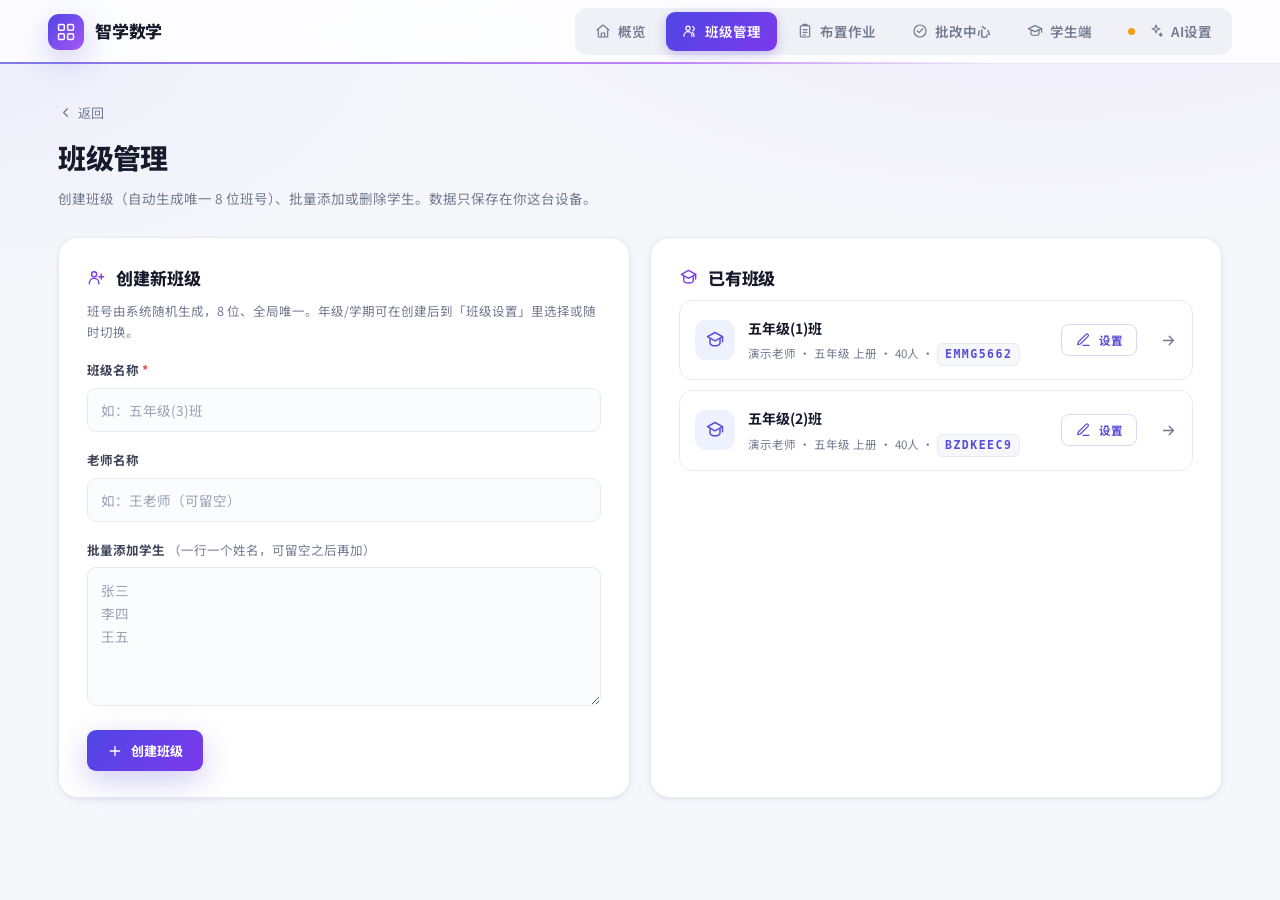
<file: classes.html>
<!DOCTYPE html>
<html lang="zh-CN">
<head>
<meta charset="UTF-8">
<meta name="viewport" content="width=device-width, initial-scale=1.0">
<link rel="icon" href="favicon.svg" type="image/svg+xml">
<title>班级管理 - 智学数学</title>
<link rel="stylesheet" href="static/style.css">
</head>
<body>
<!-- 全局 SVG 图标库（Lucide 风格，继承 currentColor），各页面 include 后用 <svg class="icon"><use href="#i-xxx"/></svg> 引用 -->
<svg xmlns="http://www.w3.org/2000/svg" style="position:absolute;width:0;height:0;overflow:hidden" aria-hidden="true">
  <symbol id="i-logo" viewBox="0 0 24 24"><g fill="none" stroke="currentColor" stroke-width="1.8" stroke-linecap="round" stroke-linejoin="round"><rect x="3" y="3" width="7" height="7" rx="1.5"/><rect x="14" y="3" width="7" height="7" rx="1.5"/><rect x="3" y="14" width="7" height="7" rx="1.5"/><rect x="14" y="14" width="7" height="7" rx="1.5"/></g></symbol>
  <symbol id="i-home" viewBox="0 0 24 24"><g fill="none" stroke="currentColor" stroke-width="1.8" stroke-linecap="round" stroke-linejoin="round"><path d="M3 10.5 12 3l9 7.5"/><path d="M5 9.5V21h14V9.5"/><path d="M9.5 21v-6h5v6"/></g></symbol>
  <symbol id="i-clipboard" viewBox="0 0 24 24"><g fill="none" stroke="currentColor" stroke-width="1.8" stroke-linecap="round" stroke-linejoin="round"><rect x="5" y="4" width="14" height="17" rx="2"/><path d="M9 4V3a1 1 0 0 1 1-1h4a1 1 0 0 1 1 1v1"/><path d="M9 10h6M9 14h6M9 18h4"/></g></symbol>
  <symbol id="i-check-circle" viewBox="0 0 24 24"><g fill="none" stroke="currentColor" stroke-width="1.8" stroke-linecap="round" stroke-linejoin="round"><circle cx="12" cy="12" r="9"/><path d="m8 12 2.5 2.5L16 9"/></g></symbol>
  <symbol id="i-users" viewBox="0 0 24 24"><g fill="none" stroke="currentColor" stroke-width="1.8" stroke-linecap="round" stroke-linejoin="round"><circle cx="9" cy="8" r="3.2"/><path d="M3 20v-1a6 6 0 0 1 12 0v1"/><path d="M16 5.5a3.2 3.2 0 0 1 0 6.2M18 20v-1a6 6 0 0 0-2.2-4.7"/></g></symbol>
  <symbol id="i-school" viewBox="0 0 24 24"><g fill="none" stroke="currentColor" stroke-width="1.8" stroke-linecap="round" stroke-linejoin="round"><path d="m12 3 9 5-9 5-9-5 9-5Z"/><path d="M6 10.5V16c0 1.5 2.7 3 6 3s6-1.5 6-3v-5.5"/><path d="M21 8v6"/></g></symbol>
  <symbol id="i-chart" viewBox="0 0 24 24"><g fill="none" stroke="currentColor" stroke-width="1.8" stroke-linecap="round" stroke-linejoin="round"><path d="M3 3v18h18"/><path d="m7 15 4-5 3 3 5-7"/></g></symbol>
  <symbol id="i-radar" viewBox="0 0 24 24"><g fill="none" stroke="currentColor" stroke-width="1.65" stroke-linecap="round" stroke-linejoin="round"><path d="m12 2 9.5 7-3.6 11.2H6.1L2.5 9 12 2Z"/><path d="m12 7 5.2 3.8-2 6.1H8.8l-2-6.1L12 7Z"/><circle cx="12" cy="12" r="1"/></g></symbol>
  <symbol id="i-target" viewBox="0 0 24 24"><g fill="none" stroke="currentColor" stroke-width="1.8" stroke-linecap="round" stroke-linejoin="round"><circle cx="12" cy="12" r="9"/><circle cx="12" cy="12" r="5"/><circle cx="12" cy="12" r="1.4"/></g></symbol>
  <symbol id="i-trending" viewBox="0 0 24 24"><g fill="none" stroke="currentColor" stroke-width="1.8" stroke-linecap="round" stroke-linejoin="round"><path d="m3 17 6-6 4 4 8-8"/><path d="M15 7h6v6"/></g></symbol>
  <symbol id="i-book" viewBox="0 0 24 24"><g fill="none" stroke="currentColor" stroke-width="1.8" stroke-linecap="round" stroke-linejoin="round"><path d="M4 5.5A2.5 2.5 0 0 1 6.5 3H20v15H6.5A2.5 2.5 0 0 0 4 20.5v-15Z"/><path d="M4 20.5A2.5 2.5 0 0 1 6.5 18H20v3H6.5"/></g></symbol>
  <symbol id="i-camera" viewBox="0 0 24 24"><g fill="none" stroke="currentColor" stroke-width="1.8" stroke-linecap="round" stroke-linejoin="round"><path d="M4 7h3l1.5-2h7L17 7h3a1 1 0 0 1 1 1v11a1 1 0 0 1-1 1H4a1 1 0 0 1-1-1V8a1 1 0 0 1 1-1Z"/><circle cx="12" cy="13" r="3.5"/></g></symbol>
  <symbol id="i-eye-off" viewBox="0 0 24 24"><g fill="none" stroke="currentColor" stroke-width="1.8" stroke-linecap="round" stroke-linejoin="round"><path d="M9.9 5.1A10.7 10.7 0 0 1 12 5c5 0 9 4.5 10 7a12.7 12.7 0 0 1-2.2 3.2M6.6 6.6A12.9 12.9 0 0 0 2 12c1 2.5 5 7 10 7a10.4 10.4 0 0 0 5.4-1.5"/><path d="M10.6 10.6a2 2 0 0 0 2.8 2.8M3 3l18 18"/></g></symbol>
  <symbol id="i-image" viewBox="0 0 24 24"><g fill="none" stroke="currentColor" stroke-width="1.8" stroke-linecap="round" stroke-linejoin="round"><rect x="3" y="4" width="18" height="16" rx="2"/><circle cx="8.5" cy="9.5" r="1.5"/><path d="m21 16-5-5L5 20"/></g></symbol>
  <symbol id="i-loader" viewBox="0 0 24 24"><g fill="none" stroke="currentColor" stroke-width="1.9" stroke-linecap="round"><path d="M12 3a9 9 0 1 0 9 9"/></g></symbol>
  <symbol id="i-sparkles" viewBox="0 0 24 24"><g fill="none" stroke="currentColor" stroke-width="1.7" stroke-linecap="round" stroke-linejoin="round"><path d="m12 3 1.6 4.4L18 9l-4.4 1.6L12 15l-1.6-4.4L6 9l4.4-1.6L12 3Z"/><path d="m19 15 .7 1.8L21.5 17.5l-1.8.7L19 20l-.7-1.8-1.8-.7 1.8-.7L19 15Z"/></g></symbol>
  <symbol id="i-arrow-right" viewBox="0 0 24 24"><g fill="none" stroke="currentColor" stroke-width="1.9" stroke-linecap="round" stroke-linejoin="round"><path d="M5 12h14M13 6l6 6-6 6"/></g></symbol>
  <symbol id="i-layers" viewBox="0 0 24 24"><g fill="none" stroke="currentColor" stroke-width="1.8" stroke-linecap="round" stroke-linejoin="round"><path d="m12 3 9 5-9 5-9-5 9-5Z"/><path d="m3 12 9 5 9-5"/><path d="m3 16 9 5 9-5"/></g></symbol>
  <symbol id="i-brain" viewBox="0 0 24 24"><g fill="none" stroke="currentColor" stroke-width="1.65" stroke-linecap="round" stroke-linejoin="round"><path d="M9.5 4.5A2.5 2.5 0 0 0 5 6a2.5 2.5 0 0 0-.5 4A2.5 2.5 0 0 0 5.5 14a2.5 2.5 0 0 0 4 2V4.5Z"/><path d="M14.5 4.5A2.5 2.5 0 0 1 19 6a2.5 2.5 0 0 1 .5 4A2.5 2.5 0 0 1 18.5 14a2.5 2.5 0 0 1-4 2V4.5Z"/><path d="M12 4v14"/></g></symbol>
  <symbol id="i-lightbulb" viewBox="0 0 24 24"><g fill="none" stroke="currentColor" stroke-width="1.8" stroke-linecap="round" stroke-linejoin="round"><path d="M9 18h6M10 21h4"/><path d="M12 3a6 6 0 0 0-3.5 10.9c.6.5 1 1.2 1 2h5c0-.8.4-1.5 1-2A6 6 0 0 0 12 3Z"/></g></symbol>
  <symbol id="i-upload" viewBox="0 0 24 24"><g fill="none" stroke="currentColor" stroke-width="1.8" stroke-linecap="round" stroke-linejoin="round"><path d="M12 16V4m0 0L8 8m4-4 4 4"/><path d="M4 16v3a1 1 0 0 0 1 1h14a1 1 0 0 0 1-1v-3"/></g></symbol>
  <symbol id="i-refresh" viewBox="0 0 24 24"><g fill="none" stroke="currentColor" stroke-width="1.8" stroke-linecap="round" stroke-linejoin="round"><path d="M20 11a8 8 0 1 0-.6 4"/><path d="M20 5v6h-6"/></g></symbol>
  <symbol id="i-close" viewBox="0 0 24 24"><g fill="none" stroke="currentColor" stroke-width="2" stroke-linecap="round"><path d="M6 6l12 12M18 6 6 18"/></g></symbol>
  <symbol id="i-chevron" viewBox="0 0 24 24"><g fill="none" stroke="currentColor" stroke-width="2" stroke-linecap="round" stroke-linejoin="round"><path d="m9 6 6 6-6 6"/></g></symbol>
  <symbol id="i-edit" viewBox="0 0 24 24"><g fill="none" stroke="currentColor" stroke-width="1.8" stroke-linecap="round" stroke-linejoin="round"><path d="M12 20h9"/><path d="M16.5 3.5a2.1 2.1 0 0 1 3 3L8 18l-4 1 1-4 11.5-11.5Z"/></g></symbol>
  <symbol id="i-eye" viewBox="0 0 24 24"><g fill="none" stroke="currentColor" stroke-width="1.8" stroke-linecap="round" stroke-linejoin="round"><path d="M2 12s3.5-6 10-6 10 6 10 6-3.5 6-10 6-10-6-10-6Z"/><circle cx="12" cy="12" r="2.6"/></g></symbol>
  <symbol id="i-plus" viewBox="0 0 24 24"><g fill="none" stroke="currentColor" stroke-width="2" stroke-linecap="round"><path d="M12 5v14M5 12h14"/></g></symbol>
  <symbol id="i-check" viewBox="0 0 24 24"><g fill="none" stroke="currentColor" stroke-width="2" stroke-linecap="round" stroke-linejoin="round"><path d="m5 12 4.5 4.5L19 7"/></g></symbol>
  <symbol id="i-x" viewBox="0 0 24 24"><g fill="none" stroke="currentColor" stroke-width="2" stroke-linecap="round"><path d="M6 6l12 12M18 6 6 18"/></g></symbol>
  <symbol id="i-alert" viewBox="0 0 24 24"><g fill="none" stroke="currentColor" stroke-width="1.8" stroke-linecap="round" stroke-linejoin="round"><path d="M12 3 2.5 20h19L12 3Z"/><path d="M12 9v5M12 17h.01"/></g></symbol>
  <symbol id="i-clock" viewBox="0 0 24 24"><g fill="none" stroke="currentColor" stroke-width="1.8" stroke-linecap="round" stroke-linejoin="round"><circle cx="12" cy="12" r="9"/><path d="M12 7v5l3.5 2"/></g></symbol>
  <symbol id="i-info" viewBox="0 0 24 24"><g fill="none" stroke="currentColor" stroke-width="1.8" stroke-linecap="round" stroke-linejoin="round"><circle cx="12" cy="12" r="9"/><path d="M12 11v5M12 8h.01"/></g></symbol>
  <symbol id="i-graduation" viewBox="0 0 24 24"><g fill="none" stroke="currentColor" stroke-width="1.8" stroke-linecap="round" stroke-linejoin="round"><path d="M2 8.5 12 4l10 4.5-10 4.5L2 8.5Z"/><path d="M6 10.5V16c0 1.4 2.7 2.5 6 2.5s6-1.1 6-2.5v-5.5"/><path d="M22 8.5V14"/></g></symbol>
  <symbol id="i-trash" viewBox="0 0 24 24"><g fill="none" stroke="currentColor" stroke-width="1.8" stroke-linecap="round" stroke-linejoin="round"><path d="M4 7h16M9 7V5a1 1 0 0 1 1-1h4a1 1 0 0 1 1 1v2M6 7l1 13h10l1-13"/><path d="M10 11v6M14 11v6"/></g></symbol>
  <symbol id="i-download" viewBox="0 0 24 24"><g fill="none" stroke="currentColor" stroke-width="1.8" stroke-linecap="round" stroke-linejoin="round"><path d="M12 3v12M7 11l5 5 5-5"/><path d="M4 19h16"/></g></symbol>
  <symbol id="i-user-plus" viewBox="0 0 24 24"><g fill="none" stroke="currentColor" stroke-width="1.8" stroke-linecap="round" stroke-linejoin="round"><circle cx="9" cy="8" r="3.2"/><path d="M3 20v-1a6 6 0 0 1 12 0v1"/><path d="M18 8v6M15 11h6"/></g></symbol>
  <symbol id="i-search" viewBox="0 0 24 24"><g fill="none" stroke="currentColor" stroke-width="1.8" stroke-linecap="round" stroke-linejoin="round"><circle cx="10.5" cy="10.5" r="6.5"/><path d="m15.5 15.5 5 5"/></g></symbol>
</svg>
<div class="topbar">
  <div class="logo"><span class="logo-mark"><svg class="icon"><use href="#i-logo"/></svg></span>智学数学</div>
  <nav>
    <a href="index.html"><svg class="icon"><use href="#i-home"/></svg>概览</a>
    <a href="classes.html" class="active"><svg class="icon"><use href="#i-users"/></svg>班级管理</a>
    <a href="create.html"><svg class="icon"><use href="#i-clipboard"/></svg>布置作业</a>
    <a href="review.html"><svg class="icon"><use href="#i-check-circle"/></svg>批改中心</a>
    <a href="student.html"><svg class="icon"><use href="#i-graduation"/></svg>学生端</a>
  </nav>
</div>
<div class="container">
  <div class="page-header">
    <div>
      <a href="index.html" class="back-link"><svg class="icon"><use href="#i-chevron"/></svg>返回</a>
      <h1>班级管理</h1>
      <p>创建班级（自动生成唯一 8 位班号）、批量添加或删除学生。数据只保存在你这台设备。</p>
    </div>
  </div>

  <div class="two-col">
    <div class="panel">
      <h2><svg class="icon"><use href="#i-user-plus"/></svg>创建新班级</h2>
      <p class="panel-sub">班号由系统随机生成，8 位、全局唯一。年级/学期可在创建后到「班级设置」里选择或随时切换。</p>
      <div class="form-group"><label>班级名称 <span class="req">*</span></label><input id="cName" placeholder="如：五年级(3)班"></div>
      <div class="form-group"><label>老师名称</label><input id="cTeacher" placeholder="如：王老师（可留空）"></div>
      <div class="form-group"><label>批量添加学生 <span style="color:var(--muted);font-weight:400">（一行一个姓名，可留空之后再加）</span></label>
        <textarea id="cStudents" rows="5" placeholder="张三&#10;李四&#10;王五"></textarea></div>
      <button class="btn btn-primary" onclick="createClass()"><svg class="icon"><use href="#i-plus"/></svg>创建班级</button>
    </div>

    <div class="panel">
      <h2><svg class="icon"><use href="#i-school"/></svg>已有班级</h2>
      <div id="classList"></div>
    </div>
  </div>

  <div class="panel" id="studentPanel" style="margin-top:18px;display:none">
    <div style="display:flex;align-items:center;justify-content:space-between;flex-wrap:wrap;gap:12px">
      <div><h2 style="margin:0"><svg class="icon"><use href="#i-users"/></svg><span id="stuClassName">班级学生</span></h2>
        <p class="panel-sub" style="margin-bottom:0">班号：<b id="stuClassCode" style="letter-spacing:2px;color:var(--brand-2)"></b> · 共 <span id="stuCount">0</span> 人</p></div>
      <button class="btn btn-sm btn-danger" onclick="deleteClass(currentCid)"><svg class="icon"><use href="#i-trash"/></svg>删除整个班级</button>
    </div>
    <hr class="divider">
    <div class="form-group"><label>批量添加学生（一行一个，自动去重）</label>
      <textarea id="addStudentsText" rows="3" placeholder="一行一个姓名"></textarea></div>
    <button class="btn btn-primary" onclick="addStudents()"><svg class="icon"><use href="#i-user-plus"/></svg>添加到本班</button>
    <div class="student-grid" id="studentGrid" style="margin-top:18px"></div>
  </div>
</div>

<!-- 班级设置弹窗 -->
<div class="modal-mask" id="settingsMask">
  <div class="modal-box">
    <div class="modal-head">
      <h2><svg class="icon"><use href="#i-edit"/></svg>班级设置</h2>
      <button class="modal-close" onclick="closeSettings()"><svg class="icon"><use href="#i-close"/></svg></button>
    </div>
    <div id="settingsBody"></div>
  </div>
</div>
<div class="toast" id="toast"></div>
<script src="static/data_bundle.js"></script>
<script src="static/ai.js"></script>
<script src="static/ai_settings.js"></script>
<script src="static/store.js"></script>
<script>
let currentCid=null;
function toast(m,t){const e=document.getElementById('toast');e.textContent=m;e.className='toast'+(t?' '+t:'');e.style.display='block';setTimeout(()=>e.style.display='none',2600)}
function esc(s){return String(s==null?'':s).replace(/&/g,'&amp;').replace(/</g,'&lt;').replace(/"/g,'&quot;')}
function parseNames(text){return (text||'').split(/\n|,|，|、|\s{2,}/).map(s=>s.trim()).filter(Boolean)}

function renderClasses(){
  const classes=Store.all('classes');
  document.getElementById('classList').innerHTML=classes.length?classes.map(c=>{
    const cnt=Store.where('students',s=>s.class_id===c.id).length;
    return `<div class="manage-class">
      <div class="mc-icon" onclick="openClass(${c.id})" style="cursor:pointer"><svg class="icon"><use href="#i-school"/></svg></div>
      <div class="mc-body" onclick="openClass(${c.id})" style="cursor:pointer"><b>${esc(c.name)}</b><div class="mc-meta">${esc(c.teacher_name||'')}${c.teacher_name?' · ':''}${esc(c.grade||'默认五年级')} ${esc(c.semester||'上册')} · ${cnt}人 · <span class="code-chip">${esc(c.class_code)}</span></div></div>
      <button class="btn btn-sm btn-outline" onclick="openSettings(${c.id})" title="班级设置"><svg class="icon"><use href="#i-edit"/></svg>设置</button>
      <svg class="icon mc-arrow" onclick="openClass(${c.id})" style="cursor:pointer"><use href="#i-arrow-right"/></svg>
    </div>`;
  }).join(''):'<div class="empty"><svg class="icon"><use href="#i-school"/></svg><p>还没有班级，左边创建一个</p></div>';
}
function openClass(cid){
  currentCid=cid;
  const c=Store.get('classes',cid);
  const stus=Store.where('students',s=>s.class_id===cid).sort((a,b)=>(a.student_no||0)-(b.student_no||0));
  document.getElementById('studentPanel').style.display='block';
  document.getElementById('stuClassName').textContent=c.name;
  document.getElementById('stuClassCode').textContent=c.class_code;
  document.getElementById('stuCount').textContent=stus.length;
  document.getElementById('studentGrid').innerHTML=stus.length?stus.map(s=>`
    <div class="student-chip"><span>${esc(s.name)}</span><button class="chip-x" onclick="delStudent(${s.id})" title="删除">✕</button></div>
  `).join(''):'<div class="empty"><p>本班还没有学生，在上方批量添加</p></div>';
  document.getElementById('studentPanel').scrollIntoView({behavior:'smooth',block:'nearest'});
}
let GRADES=['一年级','二年级','三年级','四年级','五年级','六年级'];
let SEMESTERS=['上册','下册'];

function createClass(){
  const name=document.getElementById('cName').value.trim();
  if(!name)return toast('请填写班级名称','err');
  const teacher=document.getElementById('cTeacher').value.trim();
  // 新班默认五年级上册，年级/学期稍后在「班级设置」里选（演示默认与之一致）
  const c=Store.createClass(name, teacher, '五年级', '上册');
  const names=parseNames(document.getElementById('cStudents').value);
  if(names.length)Store.addStudents(c.id,names);
  toast(`已创建「${name}」，班号 ${c.class_code} · 可点「设置」选年级学期`,'ok');
  document.getElementById('cName').value='';document.getElementById('cTeacher').value='';document.getElementById('cStudents').value='';
  renderClasses();openClass(c.id);
}

function openSettings(cid){
  const c=Store.get('classes',cid);
  if(!c)return;
  const g=c.grade||'五年级', s=c.semester||'上册';
  const gOpts=GRADES.map(x=>`<option ${x===g?'selected':''}>${x}</option>`).join('');
  const sOpts=SEMESTERS.map(x=>`<option ${x===s?'selected':''}>${x}</option>`).join('');
  document.getElementById('settingsBody').innerHTML=`
    <div class="form-group"><label>班级名称</label><input id="setName" value="${esc(c.name)}"></div>
    <div class="form-group"><label>老师名称</label><input id="setTeacher" value="${esc(c.teacher_name||'')}" placeholder="如：王老师"></div>
    <div class="form-row">
      <div class="form-group"><label>年级（教材）</label><select id="setGrade">${gOpts}</select></div>
      <div class="form-group"><label>学期</label><select id="setSemester">${sOpts}</select></div>
    </div>
    <p class="panel-sub" style="color:var(--muted)">切换年级/学期只是切换教材与知识板块，学生和历史作答记录都会保留，可继续做跨学段成长分析。</p>
    <div style="display:flex;gap:10px;margin-top:14px">
      <button class="btn btn-primary" onclick="saveSettings(${cid})">保存设置</button>
      <button class="btn" onclick="closeSettings()">取消</button>
    </div>`;
  document.getElementById('settingsMask').style.display='flex';
}
function closeSettings(){document.getElementById('settingsMask').style.display='none'}
function saveSettings(cid){
  const name=document.getElementById('setName').value.trim();
  const teacher=document.getElementById('setTeacher').value.trim();
  const grade=document.getElementById('setGrade').value;
  const semester=document.getElementById('setSemester').value;
  if(!name)return toast('班级名称不能为空','err');
  Store.update('classes',cid,{name:name,teacher_name:teacher,grade:grade,semester:semester});
  closeSettings();renderClasses();
  if(currentCid===cid)openClass(cid);
  toast(`已保存：${grade}${semester} · 北师大版`,'ok');
}
document.getElementById('settingsMask').addEventListener('click',e=>{if(e.target.id==='settingsMask')closeSettings()});
function addStudents(){
  if(!currentCid)return;
  const names=parseNames(document.getElementById('addStudentsText').value);
  if(!names.length)return toast('请先输入学生姓名（一行一个）','err');
  const added=Store.addStudents(currentCid,names);
  toast(`已添加 ${added.length} 名学生${names.length>added.length?'（'+ (names.length-added.length) +'个重复已跳过）':''}`,'ok');
  document.getElementById('addStudentsText').value='';
  openClass(currentCid);renderClasses();
}
function delStudent(sid){
  if(!confirm('确定删除这名学生？相关作答记录也会删除。'))return;
  Store.remove('students',sid);
  openClass(currentCid);renderClasses();toast('已删除学生','ok');
}
function deleteClass(cid){
  const c=Store.get('classes',cid);
  if(!confirm(`确定删除「${c.name}」及全部学生和作业数据吗？不可恢复。`))return;
  Store.deleteClass(cid);
  currentCid=null;document.getElementById('studentPanel').style.display='none';
  renderClasses();toast('班级已删除','ok');
}
(async function(){
  await Store.init();
  try{
    const kg=await Store.loadKG();
    if(kg.grades&&kg.grades.length)GRADES=kg.grades;
    if(kg.semesters&&kg.semesters.length)SEMESTERS=kg.semesters;
  }catch(e){}
  renderClasses();
})();
</script>
</body>
</html>
</file>
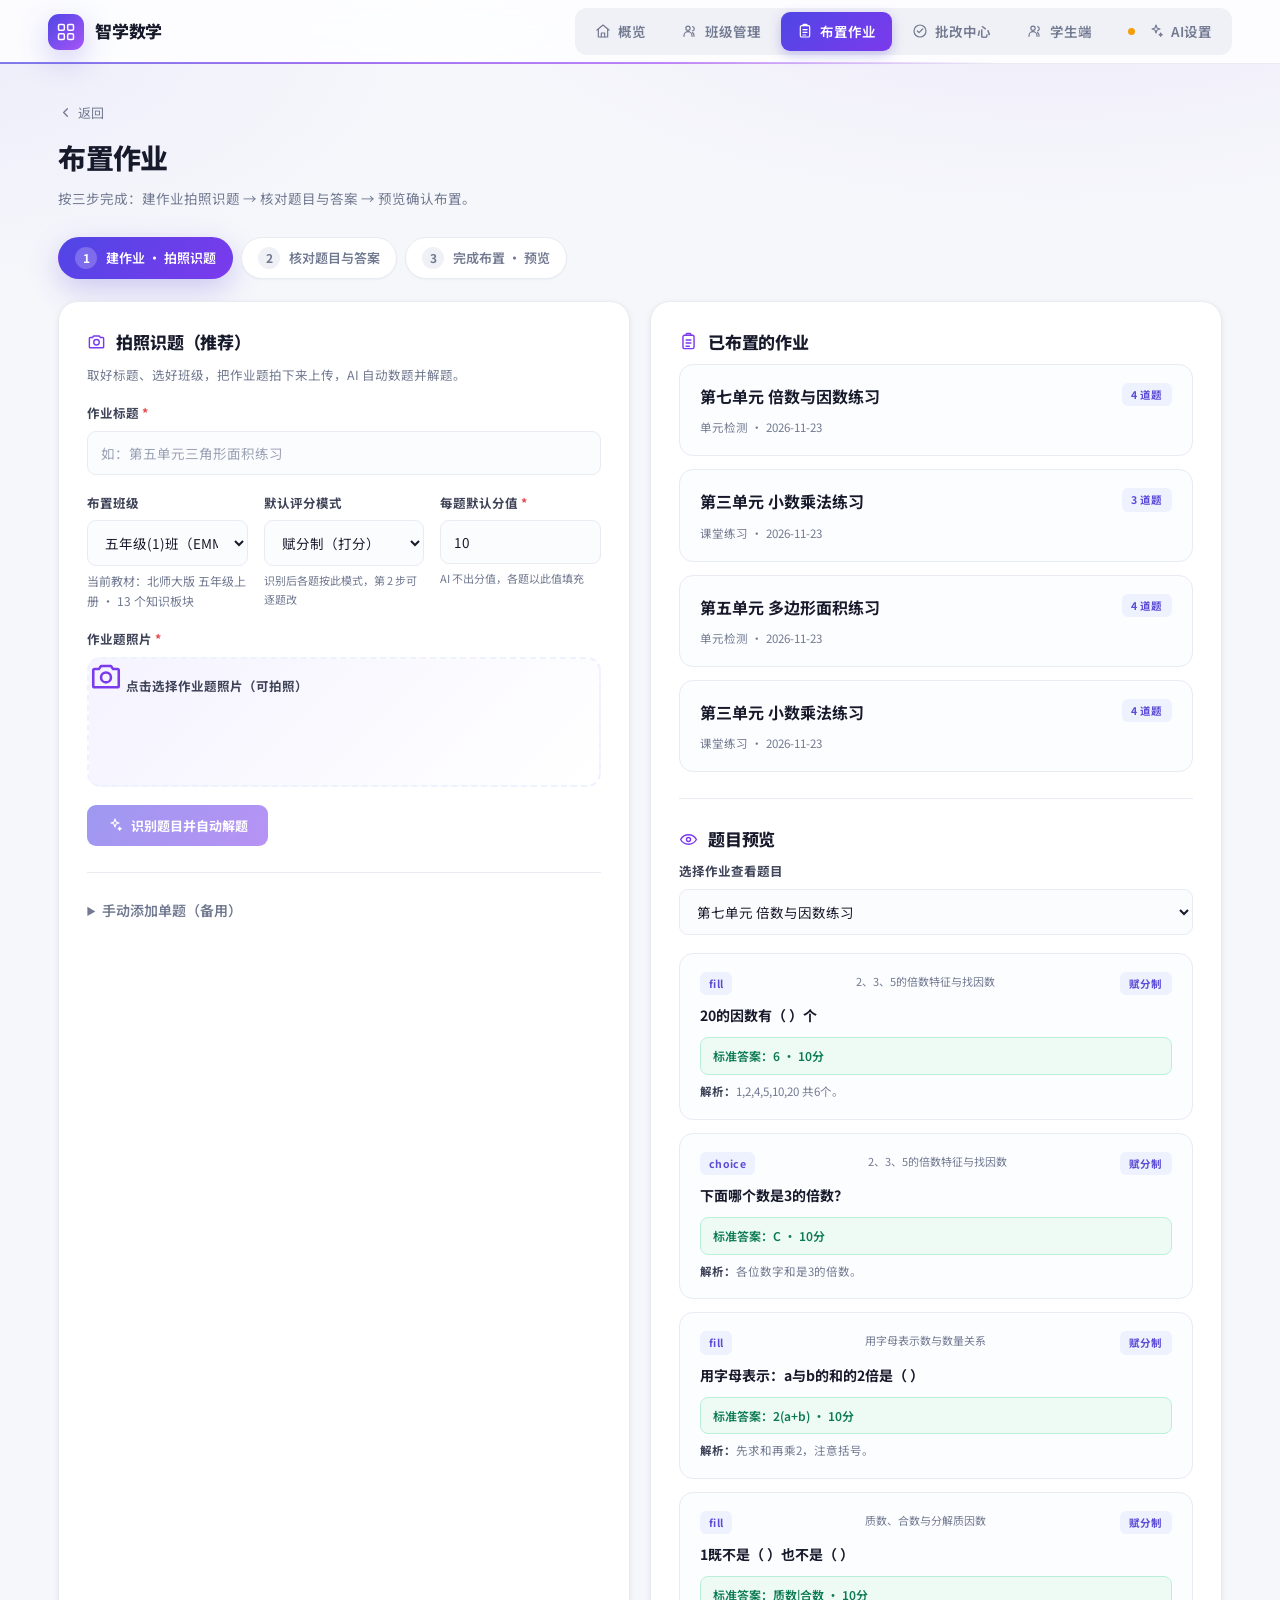
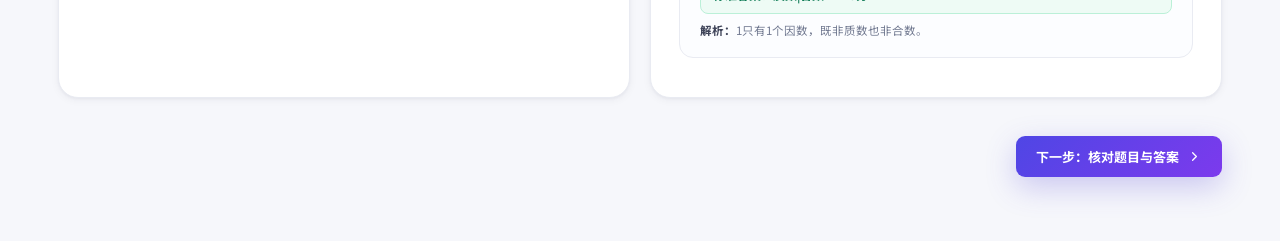
<file: create.html>
<!DOCTYPE html>
<html lang="zh-CN">
<head>
<meta charset="UTF-8">
<meta name="viewport" content="width=device-width, initial-scale=1.0">
<link rel="icon" href="favicon.svg" type="image/svg+xml">
<title>布置作业 - 智学数学</title>
<link rel="stylesheet" href="static/style.css">
</head>
<body>
<!-- 全局 SVG 图标库（Lucide 风格，继承 currentColor），各页面 include 后用 <svg class="icon"><use href="#i-xxx"/></svg> 引用 -->
<svg xmlns="http://www.w3.org/2000/svg" style="position:absolute;width:0;height:0;overflow:hidden" aria-hidden="true">
  <symbol id="i-logo" viewBox="0 0 24 24"><g fill="none" stroke="currentColor" stroke-width="1.8" stroke-linecap="round" stroke-linejoin="round"><rect x="3" y="3" width="7" height="7" rx="1.5"/><rect x="14" y="3" width="7" height="7" rx="1.5"/><rect x="3" y="14" width="7" height="7" rx="1.5"/><rect x="14" y="14" width="7" height="7" rx="1.5"/></g></symbol>
  <symbol id="i-home" viewBox="0 0 24 24"><g fill="none" stroke="currentColor" stroke-width="1.8" stroke-linecap="round" stroke-linejoin="round"><path d="M3 10.5 12 3l9 7.5"/><path d="M5 9.5V21h14V9.5"/><path d="M9.5 21v-6h5v6"/></g></symbol>
  <symbol id="i-clipboard" viewBox="0 0 24 24"><g fill="none" stroke="currentColor" stroke-width="1.8" stroke-linecap="round" stroke-linejoin="round"><rect x="5" y="4" width="14" height="17" rx="2"/><path d="M9 4V3a1 1 0 0 1 1-1h4a1 1 0 0 1 1 1v1"/><path d="M9 10h6M9 14h6M9 18h4"/></g></symbol>
  <symbol id="i-check-circle" viewBox="0 0 24 24"><g fill="none" stroke="currentColor" stroke-width="1.8" stroke-linecap="round" stroke-linejoin="round"><circle cx="12" cy="12" r="9"/><path d="m8 12 2.5 2.5L16 9"/></g></symbol>
  <symbol id="i-users" viewBox="0 0 24 24"><g fill="none" stroke="currentColor" stroke-width="1.8" stroke-linecap="round" stroke-linejoin="round"><circle cx="9" cy="8" r="3.2"/><path d="M3 20v-1a6 6 0 0 1 12 0v1"/><path d="M16 5.5a3.2 3.2 0 0 1 0 6.2M18 20v-1a6 6 0 0 0-2.2-4.7"/></g></symbol>
  <symbol id="i-school" viewBox="0 0 24 24"><g fill="none" stroke="currentColor" stroke-width="1.8" stroke-linecap="round" stroke-linejoin="round"><path d="m12 3 9 5-9 5-9-5 9-5Z"/><path d="M6 10.5V16c0 1.5 2.7 3 6 3s6-1.5 6-3v-5.5"/><path d="M21 8v6"/></g></symbol>
  <symbol id="i-chart" viewBox="0 0 24 24"><g fill="none" stroke="currentColor" stroke-width="1.8" stroke-linecap="round" stroke-linejoin="round"><path d="M3 3v18h18"/><path d="m7 15 4-5 3 3 5-7"/></g></symbol>
  <symbol id="i-radar" viewBox="0 0 24 24"><g fill="none" stroke="currentColor" stroke-width="1.65" stroke-linecap="round" stroke-linejoin="round"><path d="m12 2 9.5 7-3.6 11.2H6.1L2.5 9 12 2Z"/><path d="m12 7 5.2 3.8-2 6.1H8.8l-2-6.1L12 7Z"/><circle cx="12" cy="12" r="1"/></g></symbol>
  <symbol id="i-target" viewBox="0 0 24 24"><g fill="none" stroke="currentColor" stroke-width="1.8" stroke-linecap="round" stroke-linejoin="round"><circle cx="12" cy="12" r="9"/><circle cx="12" cy="12" r="5"/><circle cx="12" cy="12" r="1.4"/></g></symbol>
  <symbol id="i-trending" viewBox="0 0 24 24"><g fill="none" stroke="currentColor" stroke-width="1.8" stroke-linecap="round" stroke-linejoin="round"><path d="m3 17 6-6 4 4 8-8"/><path d="M15 7h6v6"/></g></symbol>
  <symbol id="i-book" viewBox="0 0 24 24"><g fill="none" stroke="currentColor" stroke-width="1.8" stroke-linecap="round" stroke-linejoin="round"><path d="M4 5.5A2.5 2.5 0 0 1 6.5 3H20v15H6.5A2.5 2.5 0 0 0 4 20.5v-15Z"/><path d="M4 20.5A2.5 2.5 0 0 1 6.5 18H20v3H6.5"/></g></symbol>
  <symbol id="i-camera" viewBox="0 0 24 24"><g fill="none" stroke="currentColor" stroke-width="1.8" stroke-linecap="round" stroke-linejoin="round"><path d="M4 7h3l1.5-2h7L17 7h3a1 1 0 0 1 1 1v11a1 1 0 0 1-1 1H4a1 1 0 0 1-1-1V8a1 1 0 0 1 1-1Z"/><circle cx="12" cy="13" r="3.5"/></g></symbol>
  <symbol id="i-eye-off" viewBox="0 0 24 24"><g fill="none" stroke="currentColor" stroke-width="1.8" stroke-linecap="round" stroke-linejoin="round"><path d="M9.9 5.1A10.7 10.7 0 0 1 12 5c5 0 9 4.5 10 7a12.7 12.7 0 0 1-2.2 3.2M6.6 6.6A12.9 12.9 0 0 0 2 12c1 2.5 5 7 10 7a10.4 10.4 0 0 0 5.4-1.5"/><path d="M10.6 10.6a2 2 0 0 0 2.8 2.8M3 3l18 18"/></g></symbol>
  <symbol id="i-image" viewBox="0 0 24 24"><g fill="none" stroke="currentColor" stroke-width="1.8" stroke-linecap="round" stroke-linejoin="round"><rect x="3" y="4" width="18" height="16" rx="2"/><circle cx="8.5" cy="9.5" r="1.5"/><path d="m21 16-5-5L5 20"/></g></symbol>
  <symbol id="i-loader" viewBox="0 0 24 24"><g fill="none" stroke="currentColor" stroke-width="1.9" stroke-linecap="round"><path d="M12 3a9 9 0 1 0 9 9"/></g></symbol>
  <symbol id="i-sparkles" viewBox="0 0 24 24"><g fill="none" stroke="currentColor" stroke-width="1.7" stroke-linecap="round" stroke-linejoin="round"><path d="m12 3 1.6 4.4L18 9l-4.4 1.6L12 15l-1.6-4.4L6 9l4.4-1.6L12 3Z"/><path d="m19 15 .7 1.8L21.5 17.5l-1.8.7L19 20l-.7-1.8-1.8-.7 1.8-.7L19 15Z"/></g></symbol>
  <symbol id="i-arrow-right" viewBox="0 0 24 24"><g fill="none" stroke="currentColor" stroke-width="1.9" stroke-linecap="round" stroke-linejoin="round"><path d="M5 12h14M13 6l6 6-6 6"/></g></symbol>
  <symbol id="i-layers" viewBox="0 0 24 24"><g fill="none" stroke="currentColor" stroke-width="1.8" stroke-linecap="round" stroke-linejoin="round"><path d="m12 3 9 5-9 5-9-5 9-5Z"/><path d="m3 12 9 5 9-5"/><path d="m3 16 9 5 9-5"/></g></symbol>
  <symbol id="i-brain" viewBox="0 0 24 24"><g fill="none" stroke="currentColor" stroke-width="1.65" stroke-linecap="round" stroke-linejoin="round"><path d="M9.5 4.5A2.5 2.5 0 0 0 5 6a2.5 2.5 0 0 0-.5 4A2.5 2.5 0 0 0 5.5 14a2.5 2.5 0 0 0 4 2V4.5Z"/><path d="M14.5 4.5A2.5 2.5 0 0 1 19 6a2.5 2.5 0 0 1 .5 4A2.5 2.5 0 0 1 18.5 14a2.5 2.5 0 0 1-4 2V4.5Z"/><path d="M12 4v14"/></g></symbol>
  <symbol id="i-lightbulb" viewBox="0 0 24 24"><g fill="none" stroke="currentColor" stroke-width="1.8" stroke-linecap="round" stroke-linejoin="round"><path d="M9 18h6M10 21h4"/><path d="M12 3a6 6 0 0 0-3.5 10.9c.6.5 1 1.2 1 2h5c0-.8.4-1.5 1-2A6 6 0 0 0 12 3Z"/></g></symbol>
  <symbol id="i-upload" viewBox="0 0 24 24"><g fill="none" stroke="currentColor" stroke-width="1.8" stroke-linecap="round" stroke-linejoin="round"><path d="M12 16V4m0 0L8 8m4-4 4 4"/><path d="M4 16v3a1 1 0 0 0 1 1h14a1 1 0 0 0 1-1v-3"/></g></symbol>
  <symbol id="i-refresh" viewBox="0 0 24 24"><g fill="none" stroke="currentColor" stroke-width="1.8" stroke-linecap="round" stroke-linejoin="round"><path d="M20 11a8 8 0 1 0-.6 4"/><path d="M20 5v6h-6"/></g></symbol>
  <symbol id="i-close" viewBox="0 0 24 24"><g fill="none" stroke="currentColor" stroke-width="2" stroke-linecap="round"><path d="M6 6l12 12M18 6 6 18"/></g></symbol>
  <symbol id="i-chevron" viewBox="0 0 24 24"><g fill="none" stroke="currentColor" stroke-width="2" stroke-linecap="round" stroke-linejoin="round"><path d="m9 6 6 6-6 6"/></g></symbol>
  <symbol id="i-edit" viewBox="0 0 24 24"><g fill="none" stroke="currentColor" stroke-width="1.8" stroke-linecap="round" stroke-linejoin="round"><path d="M12 20h9"/><path d="M16.5 3.5a2.1 2.1 0 0 1 3 3L8 18l-4 1 1-4 11.5-11.5Z"/></g></symbol>
  <symbol id="i-eye" viewBox="0 0 24 24"><g fill="none" stroke="currentColor" stroke-width="1.8" stroke-linecap="round" stroke-linejoin="round"><path d="M2 12s3.5-6 10-6 10 6 10 6-3.5 6-10 6-10-6-10-6Z"/><circle cx="12" cy="12" r="2.6"/></g></symbol>
  <symbol id="i-plus" viewBox="0 0 24 24"><g fill="none" stroke="currentColor" stroke-width="2" stroke-linecap="round"><path d="M12 5v14M5 12h14"/></g></symbol>
  <symbol id="i-check" viewBox="0 0 24 24"><g fill="none" stroke="currentColor" stroke-width="2" stroke-linecap="round" stroke-linejoin="round"><path d="m5 12 4.5 4.5L19 7"/></g></symbol>
  <symbol id="i-x" viewBox="0 0 24 24"><g fill="none" stroke="currentColor" stroke-width="2" stroke-linecap="round"><path d="M6 6l12 12M18 6 6 18"/></g></symbol>
  <symbol id="i-alert" viewBox="0 0 24 24"><g fill="none" stroke="currentColor" stroke-width="1.8" stroke-linecap="round" stroke-linejoin="round"><path d="M12 3 2.5 20h19L12 3Z"/><path d="M12 9v5M12 17h.01"/></g></symbol>
  <symbol id="i-clock" viewBox="0 0 24 24"><g fill="none" stroke="currentColor" stroke-width="1.8" stroke-linecap="round" stroke-linejoin="round"><circle cx="12" cy="12" r="9"/><path d="M12 7v5l3.5 2"/></g></symbol>
  <symbol id="i-info" viewBox="0 0 24 24"><g fill="none" stroke="currentColor" stroke-width="1.8" stroke-linecap="round" stroke-linejoin="round"><circle cx="12" cy="12" r="9"/><path d="M12 11v5M12 8h.01"/></g></symbol>
  <symbol id="i-graduation" viewBox="0 0 24 24"><g fill="none" stroke="currentColor" stroke-width="1.8" stroke-linecap="round" stroke-linejoin="round"><path d="M2 8.5 12 4l10 4.5-10 4.5L2 8.5Z"/><path d="M6 10.5V16c0 1.4 2.7 2.5 6 2.5s6-1.1 6-2.5v-5.5"/><path d="M22 8.5V14"/></g></symbol>
  <symbol id="i-trash" viewBox="0 0 24 24"><g fill="none" stroke="currentColor" stroke-width="1.8" stroke-linecap="round" stroke-linejoin="round"><path d="M4 7h16M9 7V5a1 1 0 0 1 1-1h4a1 1 0 0 1 1 1v2M6 7l1 13h10l1-13"/><path d="M10 11v6M14 11v6"/></g></symbol>
  <symbol id="i-download" viewBox="0 0 24 24"><g fill="none" stroke="currentColor" stroke-width="1.8" stroke-linecap="round" stroke-linejoin="round"><path d="M12 3v12M7 11l5 5 5-5"/><path d="M4 19h16"/></g></symbol>
  <symbol id="i-user-plus" viewBox="0 0 24 24"><g fill="none" stroke="currentColor" stroke-width="1.8" stroke-linecap="round" stroke-linejoin="round"><circle cx="9" cy="8" r="3.2"/><path d="M3 20v-1a6 6 0 0 1 12 0v1"/><path d="M18 8v6M15 11h6"/></g></symbol>
  <symbol id="i-search" viewBox="0 0 24 24"><g fill="none" stroke="currentColor" stroke-width="1.8" stroke-linecap="round" stroke-linejoin="round"><circle cx="10.5" cy="10.5" r="6.5"/><path d="m15.5 15.5 5 5"/></g></symbol>
</svg>
<div class="topbar">
  <div class="logo"><span class="logo-mark"><svg class="icon"><use href="#i-logo"/></svg></span>智学数学</div>
  <nav>
    <a href="index.html"><svg class="icon"><use href="#i-home"/></svg>概览</a>
    <a href="classes.html"><svg class="icon"><use href="#i-users"/></svg>班级管理</a>
    <a href="create.html" class="active"><svg class="icon"><use href="#i-clipboard"/></svg>布置作业</a>
    <a href="review.html"><svg class="icon"><use href="#i-check-circle"/></svg>批改中心</a>
    <a href="student.html"><svg class="icon"><use href="#i-users"/></svg>学生端</a>
  </nav>
</div>
<div class="container">
  <div class="page-header">
    <div>
      <a href="index.html" class="back-link"><svg class="icon"><use href="#i-chevron"/></svg>返回</a>
      <h1>布置作业</h1>
      <p>按三步完成：建作业拍照识题 → 核对题目与答案 → 预览确认布置。</p>
    </div>
  </div>

  <!-- 可点击切换的步骤条 -->
  <div class="steps" id="steps">
    <button class="step active" id="step1" onclick="gotoStep(1)"><span class="step-num">1</span>建作业 · 拍照识题</button>
    <button class="step" id="step2" onclick="gotoStep(2)"><span class="step-num">2</span>核对题目与答案</button>
    <button class="step" id="step3" onclick="gotoStep(3)"><span class="step-num">3</span>完成布置 · 预览</button>
  </div>

  <!-- ===== 步骤1：建作业 + 拍照识题 ===== -->
  <div class="step-panel active" id="panel1">
    <div class="two-col">
      <div class="panel">
        <h2><svg class="icon"><use href="#i-camera"/></svg>拍照识题（推荐）</h2>
        <p class="panel-sub">取好标题、选好班级，把作业题拍下来上传，AI 自动数题并解题。</p>
        <div class="form-group"><label>作业标题 <span class="req">*</span></label><input id="aTitle" placeholder="如：第五单元三角形面积练习"></div>
        <div class="form-row form-row-3">
          <div class="form-group"><label>布置班级</label><select id="aClass" onchange="refreshKps()"></select><div id="kpHint" style="font-size:12px;color:var(--muted);margin-top:5px"></div></div>
          <div class="form-group"><label>默认评分模式</label><select id="aDefaultMode" onchange="toggleDefaultMode()">
            <option value="score">赋分制（打分）</option>
            <option value="passfail">二元制（正确/错误）</option>
          </select><div class="form-hint">识别后各题按此模式，第 2 步可逐题改</div></div>
          <div class="form-group" id="defScoreGroup"><label>每题默认分值 <span class="req">*</span></label><input id="aDefaultScore" type="number" value="10" min="1" placeholder="老师设定，识别后可逐题修改"><div class="form-hint">AI 不出分值，各题以此值填充</div></div>
        </div>
        <div class="form-group">
          <label>作业题照片 <span class="req">*</span></label>
          <label class="upload-box" for="hwImage">
            <svg class="icon" style="width:34px;height:34px"><use href="#i-camera"/></svg>
            <span id="uploadHint">点击选择作业题照片（可拍照）</span>
          </label>
          <input type="file" id="hwImage" accept="image/*" style="display:none" capture="environment">
        </div>
        <div id="aiPreview" class="ai-preview" style="display:none"><img id="hwThumb" alt="作业题预览"></div>
        <button class="btn btn-primary" id="parseBtn" onclick="parseHomework()" disabled>
          <svg class="icon"><use href="#i-sparkles"/></svg>识别题目并自动解题
        </button>
        <div id="aiMsg" class="inline-msg"></div>

        <hr class="divider">
        <details>
          <summary style="cursor:pointer;color:var(--muted);font-size:14px;font-weight:600">手动添加单题（备用）</summary>
          <div style="margin-top:14px">
            <div class="form-group"><label>所属作业</label><select id="qAssignment"></select></div>
            <div class="form-row">
              <div class="form-group"><label>题型</label><select id="qType">
                <option value="choice">选择题</option><option value="fill">填空题</option><option value="calc">计算题</option>
              </select></div>
              <div class="form-group"><label>关联知识板块</label><select id="qKp"></select></div>
            </div>
            <div class="form-group"><label>题目内容</label><textarea id="qText" placeholder="输入题干..."></textarea></div>
            <div class="form-row">
              <div class="form-group"><label>标准答案</label><input id="qAnswer" placeholder="如 B 或 48平方厘米"></div>
              <div class="form-group"><label>分值</label><input id="qScore" type="number" value="10" min="1"></div>
            </div>
            <div class="form-group"><label>错题解析</label><textarea id="qAnalysis" placeholder="错误原因和正确解法..."></textarea></div>
            <button class="btn" onclick="createQuestion()">添加这道题目</button>
            <div id="qMsg" class="inline-msg"></div>
          </div>
        </details>
      </div>

      <div class="panel">
        <h2><svg class="icon"><use href="#i-clipboard"/></svg>已布置的作业</h2>
        <div id="assignList"></div>
        <hr class="divider">
        <h2><svg class="icon"><use href="#i-eye"/></svg>题目预览</h2>
        <div class="form-group"><label>选择作业查看题目</label><select id="previewAssignment" onchange="loadQuestions()"></select></div>
        <div id="questionList"></div>
      </div>
    </div>
    <div class="wizard-nav"><span></span><button class="btn btn-primary" onclick="gotoStep(2)">下一步：核对题目与答案 <svg class="icon"><use href="#i-chevron"/></svg></button></div>
  </div>

  <!-- ===== 步骤2：核对题目与答案 + 设置评分模式 ===== -->
  <div class="step-panel" id="panel2">
    <div class="panel">
      <div style="display:flex;align-items:center;justify-content:space-between;flex-wrap:wrap;gap:12px">
        <div><h2 style="margin:0"><svg class="icon"><use href="#i-edit"/></svg>核对题目与答案</h2>
          <p class="panel-sub" style="margin-bottom:0">AI 结果可能有误，请逐题核对；并设定每题的评分方式。<span class="badge-warn">AI 生成的答案需你确认</span></p></div>
        <div class="batch-bar">
          <span>批量设：</span>
          <button class="btn btn-sm" onclick="setAllMode('score')">全部赋分制</button>
          <button class="btn btn-sm" onclick="setAllMode('passfail')">全部二元制</button>
        </div>
      </div>
      <div id="reviewArea" style="margin-top:18px"></div>
    </div>
    <div class="wizard-nav">
      <button class="btn" onclick="gotoStep(1)"><svg class="icon"><use href="#i-chevron" style="transform:rotate(180deg)"/></svg>上一步</button>
      <button class="btn btn-primary" onclick="gotoStep(3)">下一步：预览作业 <svg class="icon"><use href="#i-chevron"/></svg></button>
    </div>
  </div>

  <!-- ===== 步骤3：预览确认 ===== -->
  <div class="step-panel" id="panel3">
    <div class="panel">
      <h2><svg class="icon"><use href="#i-eye"/></svg>预览作业 · 确认布置</h2>
      <p class="panel-sub">确认无误后点击「确认布置」，学生端即可看到并作答。</p>
      <div id="finalPreview"></div>
    </div>
    <div class="wizard-nav">
      <button class="btn" onclick="gotoStep(2)"><svg class="icon"><use href="#i-chevron" style="transform:rotate(180deg)"/></svg>上一步修改</button>
      <button class="btn btn-primary" onclick="saveQuestions()"><svg class="icon"><use href="#i-check"/></svg>确认布置（<span id="saveCount">0</span>道题）</button>
    </div>
  </div>
</div>
<div class="toast" id="toast"></div>
<script src="static/data_bundle.js"></script>
<script src="static/ai.js"></script>
<script src="static/ai_settings.js"></script>
<script src="static/store.js"></script>
<script>
let classes=[], allKps=[], kps=[], assignments=[], parsedQuestions=[], createdAid=null, hwFile=null, curStep=1;
function toast(m,t){const e=document.getElementById('toast');e.textContent=m;e.className='toast'+(t?' '+t:'');e.style.display='block';setTimeout(()=>e.style.display='none',2600)}

// 按当前所选班级的年级学期取对应教材知识点；该册无数据则回退全量
function refreshKps(){
  const cls=classes.find(c=>c.id===Number(document.getElementById('aClass').value));
  if(cls && cls.grade){
    const sub=allKps.filter(k=>k.grade===cls.grade && k.semester===(cls.semester||'上册'));
    kps=sub.length?sub:allKps;
  }else kps=allKps;
  const kpSel=document.getElementById('qKp');
  if(kpSel)kpSel.innerHTML=kps.map(k=>`<option value="${k.name}">${k.unit} · ${k.name}</option>`).join('');
  const tag=document.getElementById('kpHint');
  if(tag && cls)tag.textContent=`当前教材：北师大版 ${cls.grade||'五年级'}${cls.semester||'上册'} · ${kps.length} 个知识板块`;
}

function gotoStep(n){
  // 校验：进第2/3步必须有识别好的题目
  if(n>1 && !parsedQuestions.length && n===2){toast('请先在第1步拍照识别题目','err');return}
  curStep=n;
  for(let i=1;i<=3;i++){
    document.getElementById('panel'+i).classList.toggle('active',i===n);
    const s=document.getElementById('step'+i);
    s.classList.toggle('active',i===n);
    s.classList.toggle('done',i<n);
  }
  if(n===2)renderReview();
  if(n===3)renderFinalPreview();
  window.scrollTo({top:0,behavior:'smooth'});
}

function toggleDefaultMode(){
  const m=document.getElementById('aDefaultMode').value;
  const grp=document.getElementById('defScoreGroup');
  const inp=document.getElementById('aDefaultScore');
  if(m==='passfail'){grp.style.opacity='0.45';inp.disabled=true;}
  else{grp.style.opacity='1';inp.disabled=false;}
}

async function init(){
  await Store.init();
  const kg=await Store.loadKG();
  classes=Store.all('classes');
  allKps=kg.knowledge_points;
  assignments=Store.all('assignments').sort((a,b)=>String(b.created_at||'').localeCompare(String(a.created_at||'')));
  document.getElementById('aClass').innerHTML=classes.map(c=>`<option value="${c.id}">${c.name}（${c.class_code||''}）</option>`).join('');
  const opts=assignments.map(a=>`<option value="${a.id}">${a.title}</option>`).join('');
  document.getElementById('qAssignment').innerHTML=opts;
  document.getElementById('previewAssignment').innerHTML=opts;
  refreshKps();
  document.getElementById('hwImage').onchange=function(e){
    hwFile=e.target.files[0];
    if(hwFile){
      document.getElementById('uploadHint').textContent=hwFile.name;
      document.getElementById('hwThumb').src=URL.createObjectURL(hwFile);
      document.getElementById('aiPreview').style.display='block';
      document.getElementById('parseBtn').disabled=false;
    }
  };
  renderAssignments(); loadQuestions(); toggleDefaultMode();
}
function renderAssignments(){
  document.getElementById('assignList').innerHTML=assignments.length?assignments.map(a=>
    `<div class="q-card"><div class="q-head"><b>${a.title}</b><span class="q-type">${Store.where('questions',q=>q.assignment_id===a.id).length} 道题</span></div>
     <div class="q-meta">${a.description||'无说明'} · ${a.created_at?a.created_at.slice(0,10):''}</div></div>`).join('')
    :'<div class="empty"><svg class="icon"><use href="#i-clipboard"/></svg><p>暂无作业</p></div>';
}

async function parseHomework(){
  const title=document.getElementById('aTitle').value.trim();
  if(!title)return toast('请先填写作业标题','err');
  const defMode=document.getElementById('aDefaultMode').value;
  const defScore=parseFloat(document.getElementById('aDefaultScore').value)||10;
  if(defMode==='score' && defScore<=0)return toast('赋分制下请先设定每题默认分值','err');
  if(!hwFile)return toast('请先选择作业题照片','err');
  const btn=document.getElementById('parseBtn');
  btn.disabled=true; btn.innerHTML='<svg class="icon"><use href="#i-loader"/></svg>AI 正在识别与解题，请稍候（约10-30秒）…';
  document.getElementById('aiMsg').textContent='';
  try{
    if(!window.AI||!AI.hasKey()){ openAISettings(); throw new Error('请先填写你的 API Key（已打开设置窗口）'); }
    const res=await AI.parseHomework(hwFile, kps.map(k=>k.name));
    parsedQuestions=res.questions;
    // 用老师设定的默认模式与分值填充每题（AI 不出分值和评分模式）
    parsedQuestions.forEach(q=>{q.score=defScore;q.grading_mode=defMode});
    const a=Store.insert('assignments',{title,class_id:parseInt(document.getElementById('aClass').value),
      teacher_id:1,description:'AI拍照识题',created_at:new Date().toISOString()});
    createdAid=a.id;
    document.getElementById('aiMsg').innerHTML=`<span style="color:var(--green)">✓ 识别到 ${res.count} 道题，已创建作业「${title}」。点击「下一步」核对。</span>`;
    toast(`识别成功，共 ${res.count} 道题`,'ok');
    gotoStep(2);
  }catch(e){toast('识别失败：'+e.message,'err');document.getElementById('aiMsg').innerHTML=`<span style="color:var(--red)">${e.message}</span>`}
  finally{btn.disabled=false;btn.innerHTML='<svg class="icon"><use href="#i-sparkles"/></svg>重新识别'}
}

function esc(s){return String(s||'').replace(/&/g,'&amp;').replace(/</g,'&lt;').replace(/"/g,'&quot;')}
function collectReview(){
  parsedQuestions.forEach((q,i)=>{
    const rt=document.getElementById(`rt_${i}`),ra=document.getElementById(`ra_${i}`),rs=document.getElementById(`rs_${i}`),
          ran=document.getElementById(`ran_${i}`),rk=document.getElementById(`rk_${i}`),rm=document.querySelector(`.review-card[data-i="${i}"] .mode-sel`);
    if(rt)q.text=rt.value.trim();
    if(ra)q.answer=ra.value.trim();
    if(rs)q.score=parseFloat(rs.value)||10;
    if(ran)q.analysis=ran.value.trim();
    if(rk)q.knowledge_point=rk.value;
    if(rm)q.grading_mode=rm.value;
  });
}
function renderReview(){
  const area=document.getElementById('reviewArea');
  const kpOpts=kps.map(k=>`<option value="${k.name}">${k.name}</option>`).join('');
  area.innerHTML=parsedQuestions.map((q,i)=>`
    <div class="review-card" data-i="${i}">
      <div class="review-head"><span class="q-num">第 ${i+1} 题</span>
        <select class="mode-sel" onchange="toggleMode(${i})">
          <option value="score" ${q.grading_mode!=='passfail'?'selected':''}>赋分制（打分）</option>
          <option value="passfail" ${q.grading_mode==='passfail'?'selected':''}>二元制（正确/错误）</option>
        </select>
        <button class="icon-btn" onclick="removeQ(${i})" title="删除">✕</button>
      </div>
      <div class="form-group"><label>题目内容</label><textarea id="rt_${i}" rows="2">${esc(q.text)}</textarea></div>
      <div class="form-row">
        <div class="form-group"><label>标准答案（AI 生成，请核对）</label><input id="ra_${i}" value="${esc(q.answer)}"></div>
        <div class="form-group mode-score"><label>分值</label><input id="rs_${i}" type="number" value="${q.score||10}" min="1"></div>
      </div>
      <div class="form-group"><label>解题思路</label><input id="ran_${i}" value="${esc(q.analysis)}"></div>
      <div class="form-group"><label>知识板块</label><select id="rk_${i}">${kpOpts}</select></div>
    </div>`).join('');
  parsedQuestions.forEach((q,i)=>{
    const sel=document.getElementById(`rk_${i}`);
    const kp=kps.find(k=>k.name===q.knowledge_point);
    sel.value=kp?kp.name:(kps[0]?.name||'');
    toggleMode(i);
  });
  document.getElementById('saveCount').textContent=parsedQuestions.length;
}
function toggleMode(i){
  const card=document.querySelector(`.review-card[data-i="${i}"]`);
  if(!card)return;
  const mode=card.querySelector('.mode-sel').value;
  card.querySelector('.mode-score').style.opacity=mode==='passfail'?'0.4':'1';
}
function setAllMode(mode){
  parsedQuestions.forEach((q,i)=>{
    q.grading_mode=mode;
    const card=document.querySelector(`.review-card[data-i="${i}"]`);
    if(card){card.querySelector('.mode-sel').value=mode;toggleMode(i)}
  });
  toast(mode==='passfail'?'已全部设为二元制':'已全部设为赋分制','ok');
}
function removeQ(i){collectReview();parsedQuestions.splice(i,1);renderReview();document.getElementById('saveCount').textContent=parsedQuestions.length}

function renderFinalPreview(){
  collectReview();
  const title=document.getElementById('aTitle').value.trim();
  const cls=classes.find(c=>c.id==parseInt(document.getElementById('aClass').value));
  const scoreCount=parsedQuestions.filter(q=>q.grading_mode!=='passfail').length;
  const passCount=parsedQuestions.length-scoreCount;
  document.getElementById('finalPreview').innerHTML=`
    <div class="preview-head">
      <div><div class="preview-title">${esc(title)}</div>
        <div class="preview-meta">${cls?cls.name:''} · 共 ${parsedQuestions.length} 道题 · 赋分制 ${scoreCount} 题 / 二元制 ${passCount} 题</div></div>
      <span class="badge-ok">可布置</span>
    </div>
    ${parsedQuestions.map((q,i)=>`
      <div class="preview-q">
        <div class="pq-top"><span class="ex-num">第 ${i+1} 题</span>
          <span class="pq-mode ${q.grading_mode==='passfail'?'binary':'scored'}">${q.grading_mode==='passfail'?'二元制 · 正确/错误':'赋分制 · '+q.score+'分'}</span></div>
        <div class="pq-text">${esc(q.text)}</div>
        <div class="pq-ans">参考答案：<b>${esc(q.answer)}</b> <span class="pq-kp">${esc(q.knowledge_point)}</span></div>
      </div>`).join('')}`;
  document.getElementById('saveCount').textContent=parsedQuestions.length;
}

async function saveQuestions(){
  collectReview();
  if(parsedQuestions.some(x=>!x.text||!x.answer))return toast('有题目缺少内容或答案，请返回补全','err');
  const items=parsedQuestions.map((q,i)=>({
    assignment_id:createdAid,q_type:q.q_type||'calc',question_text:q.text,
    standard_answer:q.answer,analysis:q.analysis||'',knowledge_point:q.knowledge_point,
    score:q.score||10,sort_order:i,grading_mode:q.grading_mode||'score',source:'ai'
  }));
  items.forEach(it=>Store.insert('questions',it));
  toast(`已保存 ${items.length} 道题`,'ok');
  assignments=Store.all('assignments').sort((a,b)=>String(b.created_at||'').localeCompare(String(a.created_at||'')));
  const opts=assignments.map(a=>`<option value="${a.id}">${a.title}</option>`).join('');
  document.getElementById('qAssignment').innerHTML=opts;
  document.getElementById('previewAssignment').innerHTML=opts;
  document.getElementById('previewAssignment').value=createdAid;
  renderAssignments(); loadQuestions();
  // 重置回第1步
  parsedQuestions=[];hwFile=null;createdAid=null;
  document.getElementById('aTitle').value='';
  document.getElementById('hwImage').value='';
  document.getElementById('aiPreview').style.display='none';
  document.getElementById('uploadHint').textContent='点击选择作业题照片（可拍照）';
  document.getElementById('aiMsg').textContent='';
  document.getElementById('reviewArea').innerHTML='';
  gotoStep(1);
  toast('作业布置成功，学生端已可见','ok');
}

async function createQuestion(){
  const d={assignment_id:parseInt(document.getElementById('qAssignment').value),
    q_type:document.getElementById('qType').value,
    question_text:document.getElementById('qText').value.trim(),
    standard_answer:document.getElementById('qAnswer').value.trim(),
    knowledge_point:document.getElementById('qKp').value,
    score:parseFloat(document.getElementById('qScore').value),
    analysis:document.getElementById('qAnalysis').value.trim(),sort_order:0};
  if(!d.question_text||!d.standard_answer)return toast('请填题目内容和标准答案','err');
  Store.insert('questions',{assignment_id:d.assignment_id,q_type:d.q_type,question_text:d.question_text,
    standard_answer:d.standard_answer,knowledge_point:d.knowledge_point,score:d.score,
    analysis:d.analysis,sort_order:0,grading_mode:'score',source:'manual'});
  document.getElementById('qMsg').textContent='✓ 题目添加成功';toast('题目添加成功','ok');
  document.getElementById('qText').value='';document.getElementById('qAnswer').value='';
  assignments=Store.all('assignments').sort((a,b)=>String(b.created_at||'').localeCompare(String(a.created_at||'')));
  const opts=assignments.map(a=>`<option value="${a.id}">${a.title}</option>`).join('');
  document.getElementById('qAssignment').innerHTML=opts;document.getElementById('previewAssignment').innerHTML=opts;
  renderAssignments();loadQuestions();
}
async function loadQuestions(){
  const aid=document.getElementById('previewAssignment').value;if(!aid)return;
  const qs=Store.where('questions',q=>q.assignment_id===Number(aid)).sort((a,b)=>(a.sort_order||0)-(b.sort_order||0));
  document.getElementById('questionList').innerHTML=qs.length?qs.map(q=>`
    <div class="q-card"><div class="q-head"><span class="q-type">${q.q_type}</span><span class="q-kp">${q.knowledge_point}</span>
      <span class="q-type">${q.grading_mode==='passfail'?'二元制':'赋分制'}</span>${q.source==='ai'?'<span class="badge-warn">AI</span>':''}</div>
      <div class="q-text">${q.question_text}</div>
      <div class="q-answer">标准答案：${q.standard_answer} · ${q.score}分</div>
      ${q.analysis?`<div class="q-extra"><b>解析：</b>${q.analysis}</div>`:''}
    </div>`).join(''):'<div class="empty"><svg class="icon"><use href="#i-book"/></svg><p>该作业暂无题目</p></div>';
}
init();
</script>
</body>
</html>
</file>
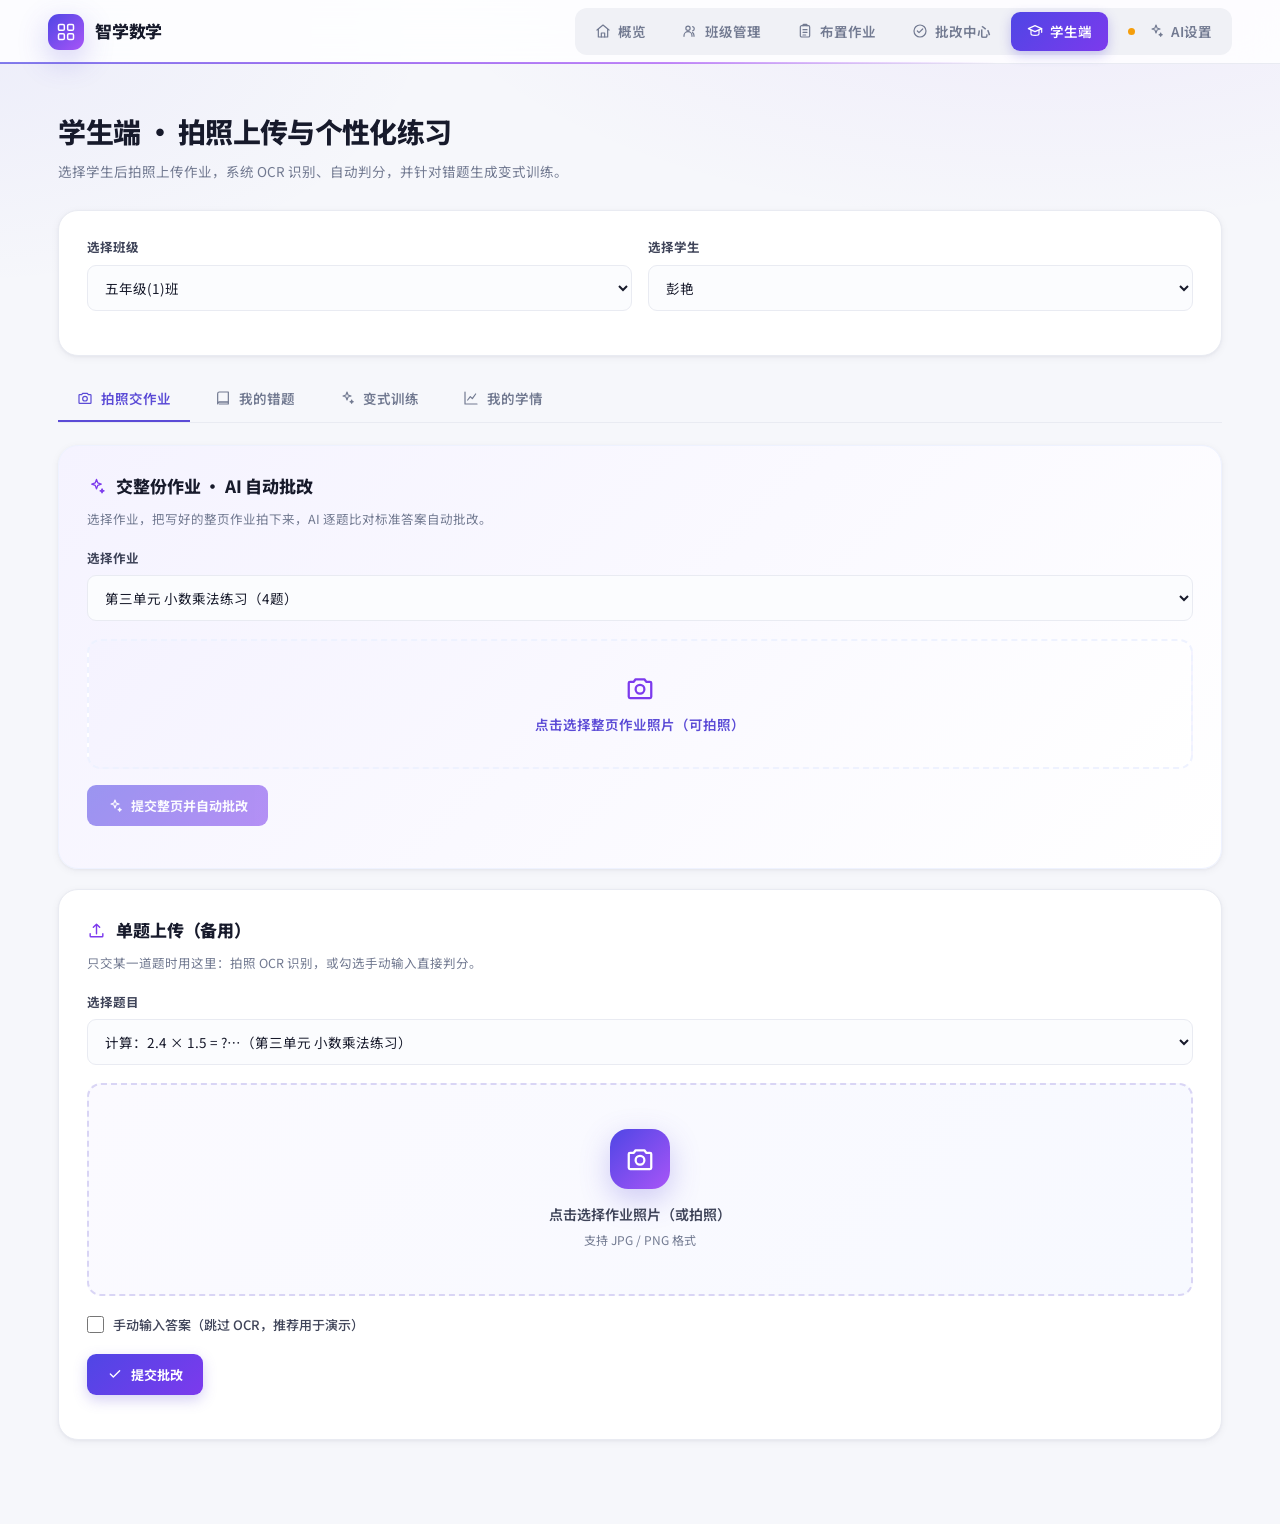
<file: student.html>
<!DOCTYPE html>
<html lang="zh-CN">
<head>
<meta charset="UTF-8">
<meta name="viewport" content="width=device-width, initial-scale=1.0">
<link rel="icon" href="favicon.svg" type="image/svg+xml">
<title>学生端 - 智学数学</title>
<link rel="stylesheet" href="static/style.css">
</head>
<body>
<!-- 全局 SVG 图标库（Lucide 风格，继承 currentColor），各页面 include 后用 <svg class="icon"><use href="#i-xxx"/></svg> 引用 -->
<svg xmlns="http://www.w3.org/2000/svg" style="position:absolute;width:0;height:0;overflow:hidden" aria-hidden="true">
  <symbol id="i-logo" viewBox="0 0 24 24"><g fill="none" stroke="currentColor" stroke-width="1.8" stroke-linecap="round" stroke-linejoin="round"><rect x="3" y="3" width="7" height="7" rx="1.5"/><rect x="14" y="3" width="7" height="7" rx="1.5"/><rect x="3" y="14" width="7" height="7" rx="1.5"/><rect x="14" y="14" width="7" height="7" rx="1.5"/></g></symbol>
  <symbol id="i-home" viewBox="0 0 24 24"><g fill="none" stroke="currentColor" stroke-width="1.8" stroke-linecap="round" stroke-linejoin="round"><path d="M3 10.5 12 3l9 7.5"/><path d="M5 9.5V21h14V9.5"/><path d="M9.5 21v-6h5v6"/></g></symbol>
  <symbol id="i-clipboard" viewBox="0 0 24 24"><g fill="none" stroke="currentColor" stroke-width="1.8" stroke-linecap="round" stroke-linejoin="round"><rect x="5" y="4" width="14" height="17" rx="2"/><path d="M9 4V3a1 1 0 0 1 1-1h4a1 1 0 0 1 1 1v1"/><path d="M9 10h6M9 14h6M9 18h4"/></g></symbol>
  <symbol id="i-check-circle" viewBox="0 0 24 24"><g fill="none" stroke="currentColor" stroke-width="1.8" stroke-linecap="round" stroke-linejoin="round"><circle cx="12" cy="12" r="9"/><path d="m8 12 2.5 2.5L16 9"/></g></symbol>
  <symbol id="i-users" viewBox="0 0 24 24"><g fill="none" stroke="currentColor" stroke-width="1.8" stroke-linecap="round" stroke-linejoin="round"><circle cx="9" cy="8" r="3.2"/><path d="M3 20v-1a6 6 0 0 1 12 0v1"/><path d="M16 5.5a3.2 3.2 0 0 1 0 6.2M18 20v-1a6 6 0 0 0-2.2-4.7"/></g></symbol>
  <symbol id="i-school" viewBox="0 0 24 24"><g fill="none" stroke="currentColor" stroke-width="1.8" stroke-linecap="round" stroke-linejoin="round"><path d="m12 3 9 5-9 5-9-5 9-5Z"/><path d="M6 10.5V16c0 1.5 2.7 3 6 3s6-1.5 6-3v-5.5"/><path d="M21 8v6"/></g></symbol>
  <symbol id="i-chart" viewBox="0 0 24 24"><g fill="none" stroke="currentColor" stroke-width="1.8" stroke-linecap="round" stroke-linejoin="round"><path d="M3 3v18h18"/><path d="m7 15 4-5 3 3 5-7"/></g></symbol>
  <symbol id="i-radar" viewBox="0 0 24 24"><g fill="none" stroke="currentColor" stroke-width="1.65" stroke-linecap="round" stroke-linejoin="round"><path d="m12 2 9.5 7-3.6 11.2H6.1L2.5 9 12 2Z"/><path d="m12 7 5.2 3.8-2 6.1H8.8l-2-6.1L12 7Z"/><circle cx="12" cy="12" r="1"/></g></symbol>
  <symbol id="i-target" viewBox="0 0 24 24"><g fill="none" stroke="currentColor" stroke-width="1.8" stroke-linecap="round" stroke-linejoin="round"><circle cx="12" cy="12" r="9"/><circle cx="12" cy="12" r="5"/><circle cx="12" cy="12" r="1.4"/></g></symbol>
  <symbol id="i-trending" viewBox="0 0 24 24"><g fill="none" stroke="currentColor" stroke-width="1.8" stroke-linecap="round" stroke-linejoin="round"><path d="m3 17 6-6 4 4 8-8"/><path d="M15 7h6v6"/></g></symbol>
  <symbol id="i-book" viewBox="0 0 24 24"><g fill="none" stroke="currentColor" stroke-width="1.8" stroke-linecap="round" stroke-linejoin="round"><path d="M4 5.5A2.5 2.5 0 0 1 6.5 3H20v15H6.5A2.5 2.5 0 0 0 4 20.5v-15Z"/><path d="M4 20.5A2.5 2.5 0 0 1 6.5 18H20v3H6.5"/></g></symbol>
  <symbol id="i-camera" viewBox="0 0 24 24"><g fill="none" stroke="currentColor" stroke-width="1.8" stroke-linecap="round" stroke-linejoin="round"><path d="M4 7h3l1.5-2h7L17 7h3a1 1 0 0 1 1 1v11a1 1 0 0 1-1 1H4a1 1 0 0 1-1-1V8a1 1 0 0 1 1-1Z"/><circle cx="12" cy="13" r="3.5"/></g></symbol>
  <symbol id="i-eye-off" viewBox="0 0 24 24"><g fill="none" stroke="currentColor" stroke-width="1.8" stroke-linecap="round" stroke-linejoin="round"><path d="M9.9 5.1A10.7 10.7 0 0 1 12 5c5 0 9 4.5 10 7a12.7 12.7 0 0 1-2.2 3.2M6.6 6.6A12.9 12.9 0 0 0 2 12c1 2.5 5 7 10 7a10.4 10.4 0 0 0 5.4-1.5"/><path d="M10.6 10.6a2 2 0 0 0 2.8 2.8M3 3l18 18"/></g></symbol>
  <symbol id="i-image" viewBox="0 0 24 24"><g fill="none" stroke="currentColor" stroke-width="1.8" stroke-linecap="round" stroke-linejoin="round"><rect x="3" y="4" width="18" height="16" rx="2"/><circle cx="8.5" cy="9.5" r="1.5"/><path d="m21 16-5-5L5 20"/></g></symbol>
  <symbol id="i-loader" viewBox="0 0 24 24"><g fill="none" stroke="currentColor" stroke-width="1.9" stroke-linecap="round"><path d="M12 3a9 9 0 1 0 9 9"/></g></symbol>
  <symbol id="i-sparkles" viewBox="0 0 24 24"><g fill="none" stroke="currentColor" stroke-width="1.7" stroke-linecap="round" stroke-linejoin="round"><path d="m12 3 1.6 4.4L18 9l-4.4 1.6L12 15l-1.6-4.4L6 9l4.4-1.6L12 3Z"/><path d="m19 15 .7 1.8L21.5 17.5l-1.8.7L19 20l-.7-1.8-1.8-.7 1.8-.7L19 15Z"/></g></symbol>
  <symbol id="i-arrow-right" viewBox="0 0 24 24"><g fill="none" stroke="currentColor" stroke-width="1.9" stroke-linecap="round" stroke-linejoin="round"><path d="M5 12h14M13 6l6 6-6 6"/></g></symbol>
  <symbol id="i-layers" viewBox="0 0 24 24"><g fill="none" stroke="currentColor" stroke-width="1.8" stroke-linecap="round" stroke-linejoin="round"><path d="m12 3 9 5-9 5-9-5 9-5Z"/><path d="m3 12 9 5 9-5"/><path d="m3 16 9 5 9-5"/></g></symbol>
  <symbol id="i-brain" viewBox="0 0 24 24"><g fill="none" stroke="currentColor" stroke-width="1.65" stroke-linecap="round" stroke-linejoin="round"><path d="M9.5 4.5A2.5 2.5 0 0 0 5 6a2.5 2.5 0 0 0-.5 4A2.5 2.5 0 0 0 5.5 14a2.5 2.5 0 0 0 4 2V4.5Z"/><path d="M14.5 4.5A2.5 2.5 0 0 1 19 6a2.5 2.5 0 0 1 .5 4A2.5 2.5 0 0 1 18.5 14a2.5 2.5 0 0 1-4 2V4.5Z"/><path d="M12 4v14"/></g></symbol>
  <symbol id="i-lightbulb" viewBox="0 0 24 24"><g fill="none" stroke="currentColor" stroke-width="1.8" stroke-linecap="round" stroke-linejoin="round"><path d="M9 18h6M10 21h4"/><path d="M12 3a6 6 0 0 0-3.5 10.9c.6.5 1 1.2 1 2h5c0-.8.4-1.5 1-2A6 6 0 0 0 12 3Z"/></g></symbol>
  <symbol id="i-upload" viewBox="0 0 24 24"><g fill="none" stroke="currentColor" stroke-width="1.8" stroke-linecap="round" stroke-linejoin="round"><path d="M12 16V4m0 0L8 8m4-4 4 4"/><path d="M4 16v3a1 1 0 0 0 1 1h14a1 1 0 0 0 1-1v-3"/></g></symbol>
  <symbol id="i-refresh" viewBox="0 0 24 24"><g fill="none" stroke="currentColor" stroke-width="1.8" stroke-linecap="round" stroke-linejoin="round"><path d="M20 11a8 8 0 1 0-.6 4"/><path d="M20 5v6h-6"/></g></symbol>
  <symbol id="i-close" viewBox="0 0 24 24"><g fill="none" stroke="currentColor" stroke-width="2" stroke-linecap="round"><path d="M6 6l12 12M18 6 6 18"/></g></symbol>
  <symbol id="i-chevron" viewBox="0 0 24 24"><g fill="none" stroke="currentColor" stroke-width="2" stroke-linecap="round" stroke-linejoin="round"><path d="m9 6 6 6-6 6"/></g></symbol>
  <symbol id="i-edit" viewBox="0 0 24 24"><g fill="none" stroke="currentColor" stroke-width="1.8" stroke-linecap="round" stroke-linejoin="round"><path d="M12 20h9"/><path d="M16.5 3.5a2.1 2.1 0 0 1 3 3L8 18l-4 1 1-4 11.5-11.5Z"/></g></symbol>
  <symbol id="i-eye" viewBox="0 0 24 24"><g fill="none" stroke="currentColor" stroke-width="1.8" stroke-linecap="round" stroke-linejoin="round"><path d="M2 12s3.5-6 10-6 10 6 10 6-3.5 6-10 6-10-6-10-6Z"/><circle cx="12" cy="12" r="2.6"/></g></symbol>
  <symbol id="i-plus" viewBox="0 0 24 24"><g fill="none" stroke="currentColor" stroke-width="2" stroke-linecap="round"><path d="M12 5v14M5 12h14"/></g></symbol>
  <symbol id="i-check" viewBox="0 0 24 24"><g fill="none" stroke="currentColor" stroke-width="2" stroke-linecap="round" stroke-linejoin="round"><path d="m5 12 4.5 4.5L19 7"/></g></symbol>
  <symbol id="i-x" viewBox="0 0 24 24"><g fill="none" stroke="currentColor" stroke-width="2" stroke-linecap="round"><path d="M6 6l12 12M18 6 6 18"/></g></symbol>
  <symbol id="i-alert" viewBox="0 0 24 24"><g fill="none" stroke="currentColor" stroke-width="1.8" stroke-linecap="round" stroke-linejoin="round"><path d="M12 3 2.5 20h19L12 3Z"/><path d="M12 9v5M12 17h.01"/></g></symbol>
  <symbol id="i-clock" viewBox="0 0 24 24"><g fill="none" stroke="currentColor" stroke-width="1.8" stroke-linecap="round" stroke-linejoin="round"><circle cx="12" cy="12" r="9"/><path d="M12 7v5l3.5 2"/></g></symbol>
  <symbol id="i-info" viewBox="0 0 24 24"><g fill="none" stroke="currentColor" stroke-width="1.8" stroke-linecap="round" stroke-linejoin="round"><circle cx="12" cy="12" r="9"/><path d="M12 11v5M12 8h.01"/></g></symbol>
  <symbol id="i-graduation" viewBox="0 0 24 24"><g fill="none" stroke="currentColor" stroke-width="1.8" stroke-linecap="round" stroke-linejoin="round"><path d="M2 8.5 12 4l10 4.5-10 4.5L2 8.5Z"/><path d="M6 10.5V16c0 1.4 2.7 2.5 6 2.5s6-1.1 6-2.5v-5.5"/><path d="M22 8.5V14"/></g></symbol>
  <symbol id="i-trash" viewBox="0 0 24 24"><g fill="none" stroke="currentColor" stroke-width="1.8" stroke-linecap="round" stroke-linejoin="round"><path d="M4 7h16M9 7V5a1 1 0 0 1 1-1h4a1 1 0 0 1 1 1v2M6 7l1 13h10l1-13"/><path d="M10 11v6M14 11v6"/></g></symbol>
  <symbol id="i-download" viewBox="0 0 24 24"><g fill="none" stroke="currentColor" stroke-width="1.8" stroke-linecap="round" stroke-linejoin="round"><path d="M12 3v12M7 11l5 5 5-5"/><path d="M4 19h16"/></g></symbol>
  <symbol id="i-user-plus" viewBox="0 0 24 24"><g fill="none" stroke="currentColor" stroke-width="1.8" stroke-linecap="round" stroke-linejoin="round"><circle cx="9" cy="8" r="3.2"/><path d="M3 20v-1a6 6 0 0 1 12 0v1"/><path d="M18 8v6M15 11h6"/></g></symbol>
  <symbol id="i-search" viewBox="0 0 24 24"><g fill="none" stroke="currentColor" stroke-width="1.8" stroke-linecap="round" stroke-linejoin="round"><circle cx="10.5" cy="10.5" r="6.5"/><path d="m15.5 15.5 5 5"/></g></symbol>
</svg>
<div class="topbar">
  <div class="logo"><span class="logo-mark"><svg class="icon"><use href="#i-logo"/></svg></span>智学数学</div>
  <nav>
    <a href="index.html"><svg class="icon"><use href="#i-home"/></svg>概览</a>
    <a href="classes.html"><svg class="icon"><use href="#i-users"/></svg>班级管理</a>
    <a href="create.html"><svg class="icon"><use href="#i-clipboard"/></svg>布置作业</a>
    <a href="review.html"><svg class="icon"><use href="#i-check-circle"/></svg>批改中心</a>
    <a href="student.html" class="active"><svg class="icon"><use href="#i-graduation"/></svg>学生端</a>
  </nav>
</div>
<div class="container">
  <div class="page-header">
    <div><h1>学生端 · 拍照上传与个性化练习</h1>
      <p>选择学生后拍照上传作业，系统 OCR 识别、自动判分，并针对错题生成变式训练。</p></div>
  </div>

  <div class="panel">
    <div class="form-row">
      <div class="form-group"><label>选择班级</label><select id="sClass" onchange="loadStudents()"></select></div>
      <div class="form-group"><label>选择学生</label><select id="sStudent" onchange="loadAll()"></select></div>
    </div>
  </div>

  <div class="tabs">
    <div class="tab active" onclick="switchTab(this,'t-upload')"><svg class="icon"><use href="#i-camera"/></svg>拍照交作业</div>
    <div class="tab" onclick="switchTab(this,'t-wrong')"><svg class="icon"><use href="#i-book"/></svg>我的错题</div>
    <div class="tab" onclick="switchTab(this,'t-variant')"><svg class="icon"><use href="#i-sparkles"/></svg>变式训练</div>
    <div class="tab" onclick="switchTab(this,'t-me')"><svg class="icon"><use href="#i-chart"/></svg>我的学情</div>
  </div>

  <div id="t-upload" class="tab-content active">
    <div class="panel" style="border:1px solid var(--brand-soft);background:linear-gradient(135deg,var(--brand-tint),#fff)">
      <h2><svg class="icon"><use href="#i-sparkles"/></svg>交整份作业 · AI 自动批改</h2>
      <p class="panel-sub">选择作业，把写好的整页作业拍下来，AI 逐题比对标准答案自动批改。</p>
      <div class="form-group"><label>选择作业</label><select id="gAssignment"></select></div>
      <label class="upload-box" for="gImage">
        <svg class="icon" style="width:30px;height:30px"><use href="#i-camera"/></svg>
        <span id="gHint">点击选择整页作业照片（可拍照）</span>
      </label>
      <input type="file" id="gImage" accept="image/*" capture="environment" style="display:none">
      <img id="gPreview" style="max-width:300px;max-height:200px;margin-top:12px;display:none;border-radius:12px;box-shadow:var(--sh-md)">
      <button class="btn btn-primary" id="gBtn" style="margin-top:16px" onclick="gradePage()" disabled>
        <svg class="icon"><use href="#i-sparkles"/></svg>提交整页并自动批改
      </button>
      <div id="gResult" style="margin-top:16px"></div>
    </div>

    <div class="panel" style="margin-top:18px">
      <h2><svg class="icon"><use href="#i-upload"/></svg>单题上传（备用）</h2>
      <p class="panel-sub">只交某一道题时用这里：拍照 OCR 识别，或勾选手动输入直接判分。</p>
      <div class="form-group"><label>选择题目</label><select id="uQuestion"></select></div>
      <label class="upload-zone">
        <input type="file" id="uImage" accept="image/*" style="display:none" onchange="preview()">
        <div class="up-icon"><svg class="icon"><use href="#i-camera"/></svg></div>
        <p>点击选择作业照片（或拍照）<small id="fileName">支持 JPG / PNG 格式</small></p>
      </label>
      <img id="previewImg" style="max-width:320px;max-height:220px;margin-top:14px;display:none;border-radius:12px;box-shadow:var(--sh-md)">
      <div style="margin-top:18px">
        <label class="checkbox-label"><input type="checkbox" id="uManual"> 手动输入答案（跳过 OCR，推荐用于演示）</label>
        <input id="uAnswer" placeholder="学生答案，如 4.6" style="display:none;margin-top:10px;width:240px">
      </div>
      <button class="btn" style="margin-top:18px" onclick="submitHomework()"><svg class="icon"><use href="#i-check"/></svg>提交批改</button>
      <div id="uResult" style="margin-top:18px"></div>
    </div>
  </div>

  <div id="t-wrong" class="tab-content">
    <div class="panel"><h2><svg class="icon"><use href="#i-book"/></svg>我的错题本</h2><div id="wrongList" style="margin-top:14px"></div></div>
  </div>

  <div id="t-variant" class="tab-content">
    <div class="panel">
      <div style="display:flex;align-items:center;justify-content:space-between;flex-wrap:wrap;gap:12px">
        <div><h2 style="margin:0"><svg class="icon"><use href="#i-sparkles"/></svg>个性化变式训练</h2>
          <p class="panel-sub" style="margin-bottom:0">根据你的薄弱知识点自动生成。先独立思考，再点开答案对照。</p></div>
        <button class="btn btn-primary" onclick="regenVariants()" id="regenBtn"><svg class="icon"><use href="#i-refresh"/></svg>再出几道新题</button>
      </div>
      <div id="variantList" style="margin-top:18px"></div>
    </div>
  </div>

  <div id="t-me" class="tab-content">
    <div class="panel"><h2><svg class="icon"><use href="#i-chart"/></svg>我的学情诊断</h2><div id="myAnalysis" style="margin-top:14px"></div></div>
  </div>
</div>
<div class="toast" id="toast"></div>
<script src="static/data_bundle.js"></script>
<script src="static/ai.js"></script>
<script src="static/ai_settings.js"></script>
<script src="static/store.js"></script>
<script src="static/analyzer.js"></script>
<script>
let classes=[],students=[],questions=[];
function currentBook(){
  const cls=classes.find(c=>c.id===Number(document.getElementById('sClass').value));
  return {grade:cls?(cls.grade||'五年级'):'', semester:cls?(cls.semester||'上册'):''};
}
function toast(m,t){const e=document.getElementById('toast');e.textContent=m;e.className='toast'+(t?' '+t:'');e.style.display='block';setTimeout(()=>e.style.display='none',2500)}
function switchTab(el,id){
  document.querySelectorAll('.tab').forEach(t=>t.classList.remove('active'));
  document.querySelectorAll('.tab-content').forEach(t=>t.classList.remove('active'));
  el.classList.add('active');document.getElementById(id).classList.add('active');
}
async function init(){
  await Store.init();
  await Store.loadKG();
  classes=Store.all('classes');
  document.getElementById('sClass').innerHTML=classes.map(c=>`<option value="${c.id}">${c.name}</option>`).join('')||'<option value="">（无班级）</option>';
  await loadStudents();
  document.getElementById('uManual').onchange=function(){
    document.getElementById('uAnswer').style.display=this.checked?'block':'none';
  };
  document.getElementById('gImage').onchange=function(e){
    const f=e.target.files[0];if(!f)return;
    document.getElementById('gHint').textContent='已选：'+f.name;
    const r=new FileReader();r.onload=ev=>{const img=document.getElementById('gPreview');img.src=ev.target.result;img.style.display='block'};r.readAsDataURL(f);
    document.getElementById('gBtn').disabled=false;
  };
}
async function loadStudents(){
  const cid=document.getElementById('sClass').value;
  students=Store.where('students',s=>s.class_id===Number(cid)).sort((a,b)=>(a.student_no||0)-(b.student_no||0));
  document.getElementById('sStudent').innerHTML=students.map(s=>`<option value="${s.id}">${s.name}</option>`).join('')||'<option value="">（无学生）</option>';
  const assignments=Store.where('assignments',a=>a.class_id===Number(cid));
  document.getElementById('gAssignment').innerHTML=assignments.map(a=>`<option value="${a.id}">${a.title}（${Store.where('questions',q=>q.assignment_id===a.id).length}题）</option>`).join('')||'<option value="">（无作业）</option>';
  let allQ=[];
  assignments.forEach(a=>{
    Store.where('questions',q=>q.assignment_id===a.id).sort((x,y)=>(x.sort_order||0)-(y.sort_order||0)).forEach(q=>allQ.push({...q,assignmentTitle:a.title}));
  });
  questions=allQ;
  document.getElementById('uQuestion').innerHTML=allQ.map(q=>`<option value="${q.id}">${q.question_text.slice(0,32)}…（${q.assignmentTitle}）</option>`).join('')||'<option value="">（无题目）</option>';
  loadAll();
}
function preview(){
  const f=document.getElementById('uImage').files[0];if(!f)return;
  document.getElementById('fileName').textContent='已选：'+f.name;
  const r=new FileReader();r.onload=e=>{const img=document.getElementById('previewImg');img.src=e.target.result;img.style.display='block'};r.readAsDataURL(f);
}
async function gradePage(){
  const aid=document.getElementById('gAssignment').value;
  const sid=document.getElementById('sStudent').value;
  const file=document.getElementById('gImage').files[0];
  if(!aid)return toast('请选择作业','err');
  if(!file)return toast('请选择整页作业照片','err');
  const btn=document.getElementById('gBtn');
  btn.disabled=true;btn.innerHTML='<svg class="icon"><use href="#i-loader"/></svg>AI 正在逐题批改，请稍候…';
  const qs=Store.where('questions',q=>q.assignment_id===Number(aid)).sort((x,y)=>(x.sort_order||0)-(y.sort_order||0));
  const payload=qs.map((q,i)=>({id:q.id,no:i+1,text:q.question_text,answer:q.standard_answer,
    q_type:q.q_type,analysis:q.analysis,knowledge_point:q.knowledge_point,
    grading_mode:q.grading_mode||'score',score:q.score||10}));
  try{
    if(!window.AI||!AI.hasKey()){ openAISettings(); throw new Error('请先填写你的 API Key（已打开设置窗口）'); }
    // 按当前班级的年级学期取对应教材知识点，让AI按册批改
    const cls=classes.find(c=>c.id===Number(document.getElementById('sClass').value));
    let bookKps=(Store.kg()&&Store.kg().knowledge_points||[]);
    if(cls&&cls.grade){
      const sub=bookKps.filter(k=>k.grade===cls.grade&&k.semester===(cls.semester||'上册'));
      if(sub.length)bookKps=sub;
    }
    const kps=bookKps.map(k=>k.name);
    const raw=await AI.gradePage(file, payload, kps);
    // 组装成与原后端一致的 graded 结构
    const rmap={}; (raw.results||[]).forEach(x=>{ rmap[Number(x.no)]=x; });
    const graded=payload.map((q,i)=>{
      const x=rmap[i+1]||{};
      return { no:i+1, text:q.text, question_id:q.id,
        student_answer:x.student_answer||'未作答', is_correct:!!x.is_correct,
        analysis:x.analysis||q.analysis, grading_mode:q.grading_mode,
        full_score:q.score, knowledge_point:x.knowledge_point||q.knowledge_point };
    });
    const r={ graded: graded, image_path: null };
    // 写入本地：提交记录 + 学习记录（带当时册次，供跨学段成长追踪）
    const book=currentBook();
    r.graded.forEach(g=>{
      const score=g.grading_mode==='passfail'?(g.is_correct?(g.full_score||10):0):(g.is_correct?(g.full_score||10):0);
      Store.insert('submissions',{question_id:g.question_id,student_id:Number(sid),image_path:r.image_path,
        ocr_text:'（AI直接读图批改）',student_answer:g.student_answer,answer_source:'ai_grade',
        score,is_correct:g.is_correct?1:0,needs_review:0,graded_at:new Date().toISOString()});
      Store.insert('learning_records',{student_id:Number(sid),knowledge_point:g.knowledge_point,
        grade:book.grade,semester:book.semester,
        correct:g.is_correct?1:0,score,timestamp:new Date().toISOString()});
    });
    const right=r.graded.filter(g=>g.is_correct).length;
    document.getElementById('gResult').innerHTML=`
      <div class="result-card ${right===r.graded.length?'ok':'no'}" style="margin-bottom:12px">
        <b>批改完成：${right}/${r.graded.length} 题正确</b>
        <p style="font-size:12.5px;margin-top:6px">已自动记入错题本与学情分析</p></div>
      ${r.graded.map(g=>`<div class="point-card" style="border-left:3px solid ${g.is_correct?'var(--green)':'var(--red)'}">
        <div class="name">第${g.no}题 · ${g.is_correct?'<span style="color:var(--green)">✓ 正确</span>':'<span style="color:var(--red)">✗ 错误</span>'} 
          <span style="color:var(--muted);font-weight:500;font-size:12px">${g.grading_mode==='passfail'?'对错制':'赋分制'}</span></div>
        <div class="desc">题目：${g.text.slice(0,50)}<br>你的答案：<b>${g.student_answer||'（未识别）'}</b>
          ${!g.is_correct&&g.analysis?`<br>💡 ${g.analysis}`:''}</div></div>`).join('')}`;
    toast(`批改完成：${right}/${r.graded.length} 题正确`,'ok');
    loadAll();
  }catch(e){toast('批改失败：'+e.message,'err');document.getElementById('gResult').innerHTML=`<div style="color:var(--red);font-size:13px">${e.message}</div>`}
  finally{btn.disabled=false;btn.innerHTML='<svg class="icon"><use href="#i-sparkles"/></svg>提交整页并自动批改'}
}
async function submitHomework(){
  const qid=document.getElementById('uQuestion').value;
  const sid=document.getElementById('sStudent').value;
  if(!qid||!sid)return toast('请选择学生和题目','err');
  const q=Store.get('questions',Number(qid));
  const answer=document.getElementById('uAnswer').value.trim();
  if(!answer)return toast('请填写学生答案（照片仅作凭证，判分按输入的答案）','err');
  // 本地规则判分（不需要 Key、不花钱）
  const r=AI.judge(answer, q.standard_answer, q.q_type);
  const mode=q.grading_mode||'score';
  const score=r.is_correct?(q.score||10):0;
  Store.insert('submissions',{question_id:q.id,student_id:Number(sid),image_path:null,
    ocr_text:'',student_answer:answer,answer_source:'manual',score,
    is_correct:r.is_correct?1:0,needs_review:0,graded_at:new Date().toISOString()});
  const book=currentBook();
  Store.insert('learning_records',{student_id:Number(sid),knowledge_point:q.knowledge_point,
    grade:book.grade,semester:book.semester,
    correct:r.is_correct?1:0,score,timestamp:new Date().toISOString()});
  document.getElementById('uResult').innerHTML=`<div class="result-card ${r.is_correct?'ok':'no'}">
    <b>${r.is_correct?'✓ 回答正确！':'✗ 回答错误'}</b>
    <p style="font-size:12.5px;margin-top:6px">得分：${score} · ${r.note||''}${mode==='passfail'?'（对错制）':''}</p>
    ${!r.is_correct&&q.analysis?`<p style="font-size:12.5px;margin-top:6px">💡 解析：${q.analysis}</p>`:''}</div>`;
  toast('提交成功','ok');
  loadAll();
}
async function loadAll(){loadWrong();loadVariants();loadMyAnalysis()}
async function loadWrong(){
  const sid=document.getElementById('sStudent').value;
  const qmap={};Store.all('questions').forEach(q=>qmap[q.id]=q);
  const subs=Store.where('submissions',s=>s.student_id===Number(sid)).map(s=>{
    const q=qmap[s.question_id]||{};
    return Object.assign({},s,{question_text:q.question_text||'',standard_answer:q.standard_answer||'',analysis:q.analysis||''});
  });
  const wrong=subs.filter(s=>!s.is_correct);
  document.getElementById('wrongList').innerHTML=wrong.length?wrong.map(s=>`
    <div class="point-card"><div class="name">${s.question_text.slice(0,44)}${s.question_text.length>44?'…':''}</div>
    <div class="desc">你的答案：<b style="color:var(--red)">${s.student_answer}</b> · 标准答案：<b style="color:var(--green)">${s.standard_answer}</b> ${s.analysis?'<br>💡 '+s.analysis:''}</div></div>`).join('')
    :'<div class="empty"><svg class="icon"><use href="#i-check-circle"/></svg><p>暂无错题，继续保持！</p></div>';
}
async function loadVariants(){
  const sid=document.getElementById('sStudent').value;
  if(!sid){window._variants=[];renderVariants();return}
  const v=Analyzer.generateVariantSet({student_id:Number(sid)},5);
  window._variants=v;
  renderVariants();
}
function renderVariants(){
  const v=window._variants||[];
  document.getElementById('variantList').innerHTML=v.length?v.map((e,i)=>`
    <div class="exercise-card">
      <div class="ex-head"><span class="ex-num">变式 ${i+1}</span><span class="ex-kp">${e.knowledge_point} · 正确率${(e.source_accuracy*100).toFixed(0)}%</span></div>
      <div class="ex-text">${e.question_text}</div>
      <button class="answer-toggle" onclick="toggleAnswer(${i})" id="at_${i}"><svg class="icon"><use href="#i-eye"/></svg>显示答案</button>
      <div class="answer-box" id="ab_${i}" style="display:none">
        <div class="ex-answer">参考答案：<b>${e.answer}</b></div>
        <div class="ex-analysis">💡 ${e.analysis}</div>
      </div>
    </div>`).join(''):'<div class="empty"><svg class="icon"><use href="#i-check-circle"/></svg><p>暂无薄弱点，无需变式训练</p></div>';
}
function toggleAnswer(i){
  const box=document.getElementById('ab_'+i),btn=document.getElementById('at_'+i);
  const show=box.style.display==='none';
  box.style.display=show?'block':'none';
  btn.innerHTML=show?'<svg class="icon"><use href="#i-eye-off"/></svg>隐藏答案':'<svg class="icon"><use href="#i-eye"/></svg>显示答案';
}
async function regenVariants(){
  const sid=document.getElementById('sStudent').value;
  if(!sid)return toast('请先选择学生','err');
  const v=Analyzer.generateVariantSet({student_id:Number(sid)},5);
  window._variants=v;renderVariants();
  toast('已生成 '+v.length+' 道新题','ok');
}
async function loadMyAnalysis(){
  const sid=document.getElementById('sStudent').value;
  if(!sid){document.getElementById('myAnalysis').innerHTML='<div class="empty"><p>请先选择学生</p></div>';return}
  const weak=Analyzer.weakPoints({student_id:Number(sid)});
  const an={weak_points:weak,competency:Analyzer.competencyDiagnosis(weak)};
  const kp=an.competency.slice(0,5);
  document.getElementById('myAnalysis').innerHTML=`
    <h3 style="font-size:14px;font-weight:800;margin-bottom:12px;display:flex;align-items:center;gap:8px"><svg class="icon" style="color:var(--brand-2)"><use href="#i-brain"/></svg>最需关注的素养</h3>
    ${kp.map(d=>`<div class="comp-item"><div class="comp-top"><span class="comp-name">${d.competency} <span class="comp-domain">${d.domain}</span></span>
      <b style="color:${d.level<70?'var(--red)':d.level<85?'var(--orange)':'var(--green)'}">${d.level}</b></div></div>`).join('')}
    <h3 style="font-size:14px;font-weight:800;margin:20px 0 12px;display:flex;align-items:center;gap:8px"><svg class="icon" style="color:var(--brand-2)"><use href="#i-trending"/></svg>薄弱知识点</h3>
    ${an.weak_points.length?an.weak_points.map(w=>`<div class="point-card"><div class="name">${w.knowledge_point} <span class="pct">${(w.accuracy*100).toFixed(0)}%</span></div></div>`).join(''):'<div class="empty"><p>暂无明显薄弱点</p></div>'}`;
}
init();
</script>
</body>
</html>
</file>
<file: static/style.css>
/* ============ 智学数学 · 设计系统 v2 ============ */
@import url('https://fonts.googleapis.com/css2?family=Noto+Sans+SC:wght@400;500;600;700;800&display=swap');

:root{
  /* 品牌渐变 */
  --brand-1:#4f46e5; --brand-2:#7c3aed; --brand-3:#a855f7;
  --brand-soft:#eef2ff; --brand-tint:#f5f3ff;
  --primary:#5b4bd6; --primary-dark:#4a3ab8;
  --accent:#7c3aed;

  /* 语义色 */
  --red:#e5484d; --red-soft:#fef2f2; --red-line:#fecaca;
  --green:#12996b; --green-soft:#eefbf5; --green-line:#bbf0d8;
  --orange:#e07b16; --orange-soft:#fff8ed; --orange-line:#fde3b8;
  --blue:#2563eb; --blue-soft:#eff6ff; --blue-line:#bfdbfe;

  /* 中性 */
  --ink:#171a2b; --ink-2:#3f4459; --muted:#727a91; --muted-2:#9aa1b5;
  --line:#e9ebf2; --line-2:#f0f1f6;
  --bg:#f6f7fb; --card:#ffffff;

  /* 阴影层级 */
  --sh-xs:0 1px 2px rgba(20,24,60,.04);
  --sh-sm:0 2px 8px rgba(20,24,60,.05),0 1px 3px rgba(20,24,60,.04);
  --sh-md:0 6px 20px rgba(20,24,60,.07),0 2px 6px rgba(20,24,60,.04);
  --sh-lg:0 18px 44px rgba(20,24,60,.12),0 6px 14px rgba(20,24,60,.06);
  --sh-brand:0 10px 30px rgba(91,75,214,.28);

  --r-sm:9px; --r:14px; --r-lg:20px; --r-xl:26px;
  --ease:cubic-bezier(.22,.7,.28,1);
}

*{margin:0;padding:0;box-sizing:border-box}
html{scroll-behavior:smooth}
body{
  font-family:"Noto Sans SC",-apple-system,"PingFang SC","Microsoft YaHei",sans-serif;
  background:var(--bg);color:var(--ink);line-height:1.65;
  -webkit-font-smoothing:antialiased;
  background-image:
    radial-gradient(1100px 500px at 82% -8%,rgba(124,58,237,.07),transparent 60%),
    radial-gradient(900px 460px at -5% 4%,rgba(79,70,229,.06),transparent 55%);
  background-attachment:fixed;
}
.icon{width:1em;height:1em;display:inline-block;vertical-align:-.14em;flex-shrink:0}

/* ---------- 顶栏 ---------- */
.topbar{
  height:64px;display:flex;align-items:center;justify-content:space-between;
  padding:0 clamp(20px,4vw,48px);
  background:rgba(255,255,255,.82);backdrop-filter:saturate(160%) blur(18px);
  -webkit-backdrop-filter:saturate(160%) blur(18px);
  border-bottom:1px solid var(--line);
  position:sticky;top:0;z-index:30;
}
.topbar::after{
  content:"";position:absolute;left:0;right:0;bottom:-1px;height:2px;
  background:linear-gradient(90deg,var(--brand-1),var(--brand-2),var(--brand-3),transparent 78%);
  opacity:.7;
}
.logo{display:flex;align-items:center;gap:11px;font-size:17px;font-weight:800;letter-spacing:-.2px;color:var(--ink)}
.logo .logo-mark{
  width:36px;height:36px;border-radius:11px;display:grid;place-items:center;
  background:linear-gradient(135deg,var(--brand-1),var(--brand-3));
  color:#fff;font-size:20px;box-shadow:var(--sh-brand);
}
.topbar nav{display:flex;gap:4px;background:var(--line-2);padding:4px;border-radius:12px}
.topbar nav a{
  display:flex;align-items:center;gap:7px;
  padding:8px 16px;border-radius:9px;text-decoration:none;
  color:var(--muted);font-size:13.5px;font-weight:600;transition:.22s var(--ease);
}
.topbar nav a .icon{font-size:16px}
.topbar nav a:hover{color:var(--primary)}
.topbar nav a.active{
  color:#fff;background:linear-gradient(135deg,var(--brand-1),var(--brand-2));
  box-shadow:0 4px 12px rgba(91,75,214,.3);
}

/* ---------- 布局 ---------- */
.container{max-width:1240px;margin:0 auto;padding:36px clamp(20px,3vw,40px) 64px}
.section-title{font-size:19px;font-weight:800;margin:34px 0 18px;display:flex;align-items:center;gap:11px;letter-spacing:-.2px}
.section-title .icon{font-size:20px;color:var(--brand-2)}
.badge{font-size:11.5px;background:var(--brand-soft);color:var(--primary);padding:3px 11px;border-radius:20px;font-weight:700;letter-spacing:.2px}

/* ---------- Hero ---------- */
.hero{
  position:relative;overflow:hidden;
  background:linear-gradient(120deg,#4f46e5 0%,#6d4fe4 45%,#9333ea 100%);
  color:#fff;border-radius:var(--r-xl);padding:48px 52px;margin-bottom:8px;
  box-shadow:var(--sh-lg),inset 0 1px 0 rgba(255,255,255,.18);
}
.hero::before{
  content:"";position:absolute;inset:0;
  background-image:radial-gradient(rgba(255,255,255,.16) 1px,transparent 1px);
  background-size:22px 22px;opacity:.5;
  -webkit-mask-image:linear-gradient(120deg,transparent 30%,#000 100%);
  mask-image:linear-gradient(120deg,transparent 30%,#000 100%);
}
.hero::after{
  content:"";position:absolute;width:340px;height:340px;right:-70px;top:-140px;
  border-radius:50%;background:radial-gradient(circle,rgba(255,255,255,.18),transparent 70%);
}
.hero > *{position:relative;z-index:1}
.hero .eyebrow{
  display:inline-flex;align-items:center;gap:7px;font-size:12px;font-weight:600;
  background:rgba(255,255,255,.16);border:1px solid rgba(255,255,255,.25);
  padding:5px 13px;border-radius:20px;margin-bottom:18px;backdrop-filter:blur(6px);
}
.hero h1{font-size:clamp(26px,3.4vw,38px);font-weight:800;letter-spacing:-.8px;line-height:1.3;margin-bottom:12px}
.hero p{font-size:14px;opacity:.86;max-width:620px;line-height:1.8}
.book-picker{display:flex;align-items:center;gap:9px;flex-wrap:wrap;margin-top:18px}
.book-picker>.icon{width:16px;height:16px;opacity:.9}
.book-picker label{font-size:12px;font-weight:600;opacity:.9}
.book-picker select{
  appearance:none;-webkit-appearance:none;font-size:12.5px;font-weight:600;color:#4a3ab8;
  background:rgba(255,255,255,.92) url("data:image/svg+xml,%3Csvg xmlns='http://www.w3.org/2000/svg' width='12' height='12' viewBox='0 0 24 24' fill='none' stroke='%235b4bd6' stroke-width='3'%3E%3Cpath d='m6 9 6 6 6-6'/%3E%3C/svg%3E") no-repeat right 9px center;
  border:1px solid rgba(255,255,255,.4);border-radius:9px;padding:6px 28px 6px 11px;cursor:pointer;
  box-shadow:0 2px 8px rgba(30,20,90,.16);
}
.book-picker select:focus{outline:none;box-shadow:0 0 0 3px rgba(255,255,255,.35)}
.book-picker .bp-tip{font-size:11px;opacity:.7;margin-left:2px}
.hero-stats{display:flex;gap:34px;margin-top:24px;flex-wrap:wrap}
.hero-stats .hs{display:flex;flex-direction:column;gap:2px}
.hero-stats .hs b{font-size:24px;font-weight:800;letter-spacing:-.5px}
.hero-stats .hs span{font-size:11.5px;opacity:.75;letter-spacing:.3px}

/* ---------- 班级卡片 ---------- */
.class-grid{display:grid;grid-template-columns:repeat(auto-fill,minmax(310px,1fr));gap:20px}
.class-card{
  position:relative;overflow:hidden;text-decoration:none;color:inherit;
  background:var(--card);border:1px solid var(--line);border-radius:var(--r-lg);
  padding:26px 26px 24px;box-shadow:var(--sh-sm);transition:.3s var(--ease);
}
.class-card::before{
  content:"";position:absolute;top:0;left:0;right:0;height:4px;
  background:linear-gradient(90deg,var(--brand-1),var(--brand-3));
  transform:scaleX(0);transform-origin:left;transition:transform .35s var(--ease);
}
.class-card:hover{transform:translateY(-5px);box-shadow:var(--sh-lg);border-color:#dcd8f7}
.class-card:hover::before{transform:scaleX(1)}
.class-card .class-icon{
  width:50px;height:50px;border-radius:14px;display:grid;place-items:center;
  background:linear-gradient(135deg,var(--brand-soft),var(--brand-tint));
  color:var(--brand-2);font-size:25px;margin-bottom:16px;
}
.class-card .class-name{font-size:19px;font-weight:800;letter-spacing:-.3px;margin-bottom:5px}
.class-card .class-meta{font-size:12.5px;color:var(--muted);display:flex;align-items:center;gap:6px;flex-wrap:wrap}
.class-card .class-meta .dot{width:3px;height:3px;border-radius:50%;background:var(--muted-2)}
.class-card .class-enter{
  margin-top:18px;padding-top:15px;border-top:1px dashed var(--line);
  color:var(--primary);font-size:13px;font-weight:700;display:flex;align-items:center;gap:7px;
}
.class-card .class-enter .icon{transition:transform .25s var(--ease)}
.class-card:hover .class-enter .icon{transform:translateX(4px)}

/* ---------- 信息卡 ---------- */
.info-grid{display:grid;grid-template-columns:1fr 1fr;gap:20px;margin-top:22px}
.info-card{background:var(--card);border:1px solid var(--line);border-radius:var(--r-lg);padding:26px 28px;box-shadow:var(--sh-sm)}
.info-card h3{font-size:16px;font-weight:800;margin-bottom:18px;display:flex;align-items:center;gap:10px}
.info-card h3 .icon{font-size:19px;color:var(--brand-2)}
.info-card ul{list-style:none;display:flex;flex-direction:column;gap:13px}
.info-card li{position:relative;padding-left:26px;font-size:13px;color:var(--muted);line-height:1.6}
.info-card li::before{
  content:"";position:absolute;left:0;top:7px;width:16px;height:16px;border-radius:5px;
  background:var(--brand-soft);border:1px solid #ddd8f8;
}
.info-card li::after{
  content:"";position:absolute;left:4.5px;top:10.5px;width:5px;height:7px;
  border:solid var(--brand-2);border-width:0 2px 2px 0;transform:rotate(42deg);
}
.info-card li b{color:var(--ink);font-weight:700}
.info-card p{font-size:13px;color:var(--muted);line-height:1.8}
.info-card p b{color:var(--primary)}
.tag-list{display:flex;flex-wrap:wrap;gap:8px;margin:14px 0}
.tag{background:linear-gradient(135deg,#f7f8fc,#eef0f8);border:1px solid var(--line);padding:5px 11px;border-radius:8px;font-size:11.5px;color:var(--ink-2);font-weight:500}
.compet-line{display:flex;flex-wrap:wrap;gap:6px;margin-top:12px}
.compet-line span{font-size:11px;color:var(--primary);background:var(--brand-soft);padding:3px 9px;border-radius:6px;font-weight:600}

/* ---------- 页头 ---------- */
.page-header{display:flex;justify-content:space-between;align-items:flex-end;gap:20px;margin-bottom:28px;flex-wrap:wrap}
.page-header h1{font-size:28px;font-weight:800;letter-spacing:-.7px;margin-top:8px}
.page-header p{color:var(--muted);font-size:13.5px;margin-top:6px}
.back-link{color:var(--muted);text-decoration:none;font-size:13px;display:inline-flex;align-items:center;gap:5px;transition:.2s}
.back-link:hover{color:var(--primary)}
.back-link .icon{font-size:15px;transform:rotate(180deg)}

/* ---------- 统计卡 ---------- */
.stat-row{display:grid;grid-template-columns:repeat(4,1fr);gap:16px;margin-bottom:24px}
.stat-card{
  position:relative;overflow:hidden;background:var(--card);
  border:1px solid var(--line);border-radius:var(--r);padding:20px 22px;
  box-shadow:var(--sh-sm);transition:.25s var(--ease);
}
.stat-card:hover{transform:translateY(-3px);box-shadow:var(--sh-md)}
.stat-card .sc-top{display:flex;justify-content:space-between;align-items:flex-start;margin-bottom:12px}
.stat-card .sc-icon{width:42px;height:42px;border-radius:12px;display:grid;place-items:center;font-size:21px}
.stat-card .sc-trend{font-size:11px;font-weight:700;padding:3px 8px;border-radius:20px;display:flex;align-items:center;gap:3px}
.stat-card .num{font-size:31px;font-weight:800;letter-spacing:-1px;line-height:1.1}
.stat-card .label{font-size:12.5px;color:var(--muted);margin-top:5px;font-weight:500}
.sc-1 .sc-icon{background:#eef2ff;color:#5b4bd6}.sc-1 .sc-trend{background:var(--brand-soft);color:var(--primary)}
.sc-2 .sc-icon{background:#eefbf5;color:#12996b}.sc-2 .sc-trend{background:var(--green-soft);color:var(--green)}
.sc-3 .sc-icon{background:#eff6ff;color:#2563eb}.sc-3 .sc-trend{background:var(--blue-soft);color:var(--blue)}
.sc-4 .sc-icon{background:#fff5f5;color:#e5484d}.sc-4 .sc-trend{background:var(--red-soft);color:var(--red)}

/* ---------- 面板 ---------- */
.panel{background:var(--card);border:1px solid var(--line);border-radius:var(--r-lg);padding:26px 28px;margin-bottom:20px;box-shadow:var(--sh-sm)}
.panel h2{font-size:17px;font-weight:800;margin-bottom:8px;display:flex;align-items:center;gap:10px;letter-spacing:-.2px}
.panel h2 .icon{font-size:19px;color:var(--brand-2)}
.panel-sub{font-size:12.5px;color:var(--muted);margin-bottom:18px;line-height:1.7}
.two-col{display:grid;grid-template-columns:1fr 1fr;gap:20px}

/* ---------- 标签页 ---------- */
.tabs{display:flex;gap:6px;border-bottom:1px solid var(--line);margin-bottom:22px;overflow-x:auto}
.tab{
  padding:11px 19px;cursor:pointer;font-size:13.5px;color:var(--muted);
  font-weight:600;border-bottom:2px solid transparent;transition:.22s var(--ease);
  display:flex;align-items:center;gap:8px;white-space:nowrap;
}
.tab .icon{font-size:16px}
.tab:hover{color:var(--primary)}
.tab.active{color:var(--primary);border-bottom-color:var(--primary)}
.tab-content{display:none;animation:fadeUp .4s var(--ease)}
.tab-content.active{display:block}
@keyframes fadeUp{from{opacity:0;transform:translateY(8px)}to{opacity:1;transform:none}}

/* ---------- 表格 ---------- */
.table-wrap{overflow-x:auto;border-radius:var(--r);border:1px solid var(--line)}
table{width:100%;border-collapse:collapse;font-size:13px}
th,td{text-align:left;padding:13px 16px;border-bottom:1px solid var(--line-2)}
th{background:linear-gradient(180deg,#fafbfe,#f5f7fc);color:var(--muted);font-weight:700;font-size:11.5px;letter-spacing:.3px;text-transform:uppercase}
tbody tr{transition:.15s}
tbody tr:hover{background:#fafbff}
tbody tr:last-child td{border-bottom:none}
.acc-bar{display:flex;align-items:center;gap:10px;min-width:130px}
.acc-bar .track{flex:1;height:7px;background:#eef0f6;border-radius:5px;overflow:hidden;min-width:54px}
.acc-bar .fill{height:100%;border-radius:5px;transition:width .6s var(--ease)}
.acc-low{color:var(--red);font-weight:700}.acc-mid{color:var(--orange);font-weight:700}.acc-high{color:var(--green);font-weight:700}

/* ---------- 雷达图 ---------- */
.radar-wrap{
  display:flex;align-items:center;justify-content:center;min-height:400px;
  background:radial-gradient(circle at 50% 45%,#faf9ff,transparent 65%);
  border-radius:var(--r);
}
.comp-item{padding:12px 0;border-bottom:1px solid var(--line-2)}
.comp-item:last-child{border-bottom:none}
.comp-top{display:flex;justify-content:space-between;align-items:center;gap:12px}
.comp-name{font-weight:700;font-size:13.5px;display:flex;align-items:center;gap:8px}
.comp-domain{font-size:10px;font-weight:600;padding:2px 7px;border-radius:5px;background:var(--line-2);color:var(--muted)}
.comp-score{font-weight:800;font-size:15px;min-width:34px;text-align:right}
.comp-desc{font-size:11.5px;color:var(--muted);margin-top:4px;line-height:1.6}
.comp-evidence{font-size:11px;color:var(--red);margin-top:6px;background:var(--red-soft);padding:5px 9px;border-radius:6px;display:inline-block}

/* ---------- 薄弱点 / 专题 ---------- */
.point-card{
  background:linear-gradient(135deg,#fff7f7,#fef2f2);border:1px solid var(--red-line);
  border-left:3px solid var(--red);border-radius:11px;padding:14px 17px;margin-bottom:10px;
}
.point-card .name{font-weight:700;font-size:13.5px;display:flex;justify-content:space-between;align-items:center}
.point-card .pct{color:var(--red);font-weight:800}
.point-card .desc{font-size:11.5px;color:var(--muted);margin-top:5px}
.topic-card{
  position:relative;overflow:hidden;
  background:linear-gradient(135deg,#f2fdf8,#eefbf5);border:1px solid var(--green-line);
  border-radius:var(--r);padding:22px 24px;margin-bottom:14px;
}
.topic-card::after{content:"";position:absolute;right:-20px;top:-20px;width:100px;height:100px;border-radius:50%;background:rgba(18,153,107,.06)}
.topic-card h3{font-size:15.5px;margin-bottom:9px;color:#0c7a54;display:flex;align-items:center;gap:9px}
.topic-card h3 .icon{font-size:18px}
.topic-card .meta{font-size:12px;color:#0c7a54;opacity:.85;margin-bottom:10px;display:flex;gap:14px;flex-wrap:wrap}
.topic-card .meta b{font-weight:800}
.topic-card .suggest{font-size:12.5px;color:#116b4c;line-height:1.8;background:rgba(255,255,255,.6);padding:12px 14px;border-radius:9px}

/* ---------- 表单 ---------- */
.form-group{margin-bottom:18px}
.form-group label{display:block;font-size:12.5px;font-weight:700;margin-bottom:7px;color:var(--ink-2)}
.form-group label .req{color:var(--red)}
.form-group input,.form-group select,.form-group textarea{
  width:100%;padding:11px 13px;border:1.5px solid var(--line);border-radius:var(--r-sm);
  font-size:13.5px;font-family:inherit;background:#fbfcfe;color:var(--ink);
  transition:.2s var(--ease);
}
.form-group input:focus,.form-group select:focus,.form-group textarea:focus{
  outline:none;border-color:var(--brand-2);background:#fff;
  box-shadow:0 0 0 4px rgba(124,58,237,.1);
}
.form-group textarea{min-height:88px;resize:vertical;line-height:1.7}
.form-group input::placeholder,.form-group textarea::placeholder{color:var(--muted-2)}
.form-row{display:grid;grid-template-columns:1fr 1fr;gap:16px}
.form-row-3{grid-template-columns:1fr 1fr 1fr}
.form-hint{font-size:11px;color:var(--muted);margin-top:5px}

/* ---------- 按钮 ---------- */
.btn{
  display:inline-flex;align-items:center;justify-content:center;gap:8px;
  background:linear-gradient(135deg,var(--brand-1),var(--brand-2));color:#fff;border:none;
  padding:11px 20px;border-radius:var(--r-sm);font-size:13px;font-weight:700;cursor:pointer;
  font-family:inherit;box-shadow:0 5px 14px rgba(91,75,214,.26);transition:.22s var(--ease);
}
.btn .icon{font-size:16px}
.btn:hover{transform:translateY(-2px);box-shadow:0 9px 22px rgba(91,75,214,.34)}
.btn:active{transform:translateY(0)}
.btn-sm{padding:7px 13px;font-size:11.5px;box-shadow:none;border-radius:8px}
.btn-sm:hover{box-shadow:var(--sh-sm)}
.btn-outline{background:#fff;color:var(--primary);border:1.5px solid #dcd7f7;box-shadow:none}
.btn-outline:hover{border-color:var(--brand-2);background:var(--brand-tint)}
.btn-danger{background:linear-gradient(135deg,#ef4444,#dc2626);box-shadow:0 5px 14px rgba(220,38,38,.24)}
.btn-green{background:linear-gradient(135deg,#10b981,#059669);box-shadow:0 5px 14px rgba(5,150,105,.24)}
.btn-ghost{background:transparent;color:var(--muted);box-shadow:none}
.btn-ghost:hover{background:var(--line-2);color:var(--ink);transform:none}
.btn-group{display:flex;gap:9px;flex-wrap:wrap}
.icon-btn{width:34px;height:34px;border-radius:9px;border:1px solid var(--line);background:#fff;color:var(--muted);display:grid;place-items:center;cursor:pointer;transition:.2s}
.icon-btn:hover{color:var(--primary);border-color:#dcd7f7;background:var(--brand-tint)}

/* ---------- 题目卡 ---------- */
.q-card{border:1px solid var(--line);border-radius:var(--r);padding:18px 20px;margin-bottom:13px;background:#fcfdff;transition:.2s}
.q-card:hover{border-color:#ddd9f6;box-shadow:var(--sh-sm)}
.q-card .q-head{display:flex;justify-content:space-between;align-items:flex-start;gap:12px;margin-bottom:9px}
.q-type{font-size:10.5px;font-weight:700;background:var(--brand-soft);color:var(--primary);padding:3px 9px;border-radius:6px;letter-spacing:.3px}
.q-kp{font-size:11px;color:var(--muted)}
.q-card .q-text{font-size:14px;font-weight:700;margin:8px 0;line-height:1.65}
.q-card .q-meta{font-size:11.5px;color:var(--muted)}
.q-card .q-answer{background:var(--green-soft);border:1px solid var(--green-line);padding:8px 12px;border-radius:8px;font-size:12px;color:#0c7a54;margin-top:10px;font-weight:600}
.q-card .q-extra{font-size:11.5px;color:var(--muted);margin-top:7px;line-height:1.6}
.q-card .q-extra b{color:var(--ink-2)}

/* ---------- 状态 ---------- */
.status-correct{color:var(--green);font-weight:700;display:inline-flex;align-items:center;gap:5px}
.status-correct .icon{font-size:15px}
.status-wrong{color:var(--red);font-weight:700;display:inline-flex;align-items:center;gap:5px}
.status-wrong .icon{font-size:15px}
.status-review{color:var(--orange);font-weight:700;display:inline-flex;align-items:center;gap:5px}
.status-review .icon{font-size:15px}
.review-row{background:var(--orange-soft)!important}
.ocr-text{font-size:10.5px;color:var(--muted-2);display:block;margin-top:3px;max-width:170px;overflow:hidden;text-overflow:ellipsis;white-space:nowrap}

/* ---------- 习题 ---------- */
.exercise-card{border:1px solid var(--line);border-radius:var(--r);padding:20px 22px;margin-bottom:14px;background:#fff;box-shadow:var(--sh-xs)}
.exercise-card .ex-head{display:flex;justify-content:space-between;align-items:center;margin-bottom:10px}
.ex-num{font-size:11px;font-weight:700;color:var(--brand-2);background:var(--brand-soft);padding:3px 10px;border-radius:6px}
.ex-kp{font-size:11px;color:var(--muted)}
.ex-text{font-size:15px;font-weight:700;margin:8px 0;line-height:1.7}
.ex-answer{font-size:12.5px;color:var(--green);font-weight:700;background:var(--green-soft);display:inline-block;padding:5px 11px;border-radius:7px;margin-top:4px}
.ex-analysis{background:#f7f8fc;border-radius:9px;padding:11px 14px;font-size:12px;color:var(--muted);margin-top:12px;line-height:1.7;border-left:3px solid var(--brand-2)}
.answer-toggle{display:inline-flex;align-items:center;gap:6px;margin-top:12px;padding:7px 14px;border:1.5px solid var(--brand-soft);background:var(--brand-tint);color:var(--primary);border-radius:8px;font-size:12.5px;font-weight:700;cursor:pointer;transition:.2s var(--ease)}
.answer-toggle:hover{background:var(--brand-soft);border-color:var(--primary)}
.answer-toggle .icon{width:15px;height:15px}
.answer-box{animation:modalIn .2s var(--ease)}
.answer-box .ex-answer b{font-size:14px}

/* ---------- 上传区 ---------- */
.upload-zone{
  display:block;border:2px dashed #d9d5f5;border-radius:var(--r);padding:44px 24px;text-align:center;
  background:linear-gradient(135deg,#fbfaff,#f7f9ff);cursor:pointer;transition:.25s var(--ease);
}
.upload-zone:hover{border-color:var(--brand-2);background:var(--brand-tint);transform:translateY(-2px)}
.upload-zone .up-icon{width:60px;height:60px;border-radius:18px;background:linear-gradient(135deg,var(--brand-1),var(--brand-3));color:#fff;display:grid;place-items:center;font-size:30px;margin:0 auto 14px;box-shadow:var(--sh-brand)}
.upload-zone p{color:var(--ink-2);font-size:14px;font-weight:600}
.upload-zone p small{display:block;color:var(--muted);font-size:12px;font-weight:400;margin-top:4px}
.checkbox-label{display:flex;align-items:center;gap:9px;font-size:13px;color:var(--ink-2);cursor:pointer;font-weight:500}
.checkbox-label input{width:17px;height:17px;accent-color:var(--brand-2);cursor:pointer}

/* ---------- 弹窗 ---------- */
.modal-mask{position:fixed;inset:0;background:rgba(16,18,40,.5);backdrop-filter:blur(4px);z-index:50;display:none;align-items:center;justify-content:center;padding:20px}
.modal-box{background:#fff;border-radius:var(--r-xl);width:min(920px,96vw);max-height:90vh;overflow-y:auto;padding:32px;box-shadow:var(--sh-lg);animation:modalIn .3s var(--ease)}
@keyframes modalIn{from{opacity:0;transform:scale(.96) translateY(10px)}to{opacity:1;transform:none}}
.modal-head{display:flex;justify-content:space-between;align-items:center;margin-bottom:22px;padding-bottom:16px;border-bottom:1px solid var(--line)}
.modal-head h2{font-size:20px;font-weight:800}
.modal-close{width:36px;height:36px;border-radius:10px;border:1px solid var(--line);background:#fff;color:var(--muted);cursor:pointer;display:grid;place-items:center;font-size:18px;transition:.2s}
.modal-close:hover{background:var(--red-soft);color:var(--red);border-color:var(--red-line)}
.modal-box h3{font-size:14px;font-weight:800;margin:20px 0 12px;display:flex;align-items:center;gap:8px}
.modal-box h3 .icon{font-size:17px;color:var(--brand-2)}

/* ---------- 提示 ---------- */
.toast{position:fixed;top:80px;right:24px;background:var(--ink);color:#fff;padding:13px 20px;border-radius:11px;font-size:13px;font-weight:600;z-index:100;display:none;box-shadow:var(--sh-lg);animation:fadeUp .3s var(--ease)}
.toast.ok{background:linear-gradient(135deg,#10b981,#059669)}
.toast.err{background:linear-gradient(135deg,#ef4444,#dc2626)}
.empty{text-align:center;padding:44px 20px;color:var(--muted)}
.empty .icon{font-size:40px;color:var(--line);display:block;margin-bottom:12px}
.empty p{font-size:13px}
hr.divider{border:none;border-top:1px solid var(--line);margin:26px 0}

/* -result 卡 */
.result-card{padding:18px 20px;border-radius:var(--r);font-size:13.5px;line-height:1.8}
.result-card.ok{background:var(--green-soft);border:1px solid var(--green-line);color:#0c7a54}
.result-card.no{background:var(--red-soft);border:1px solid var(--red-line);color:#b52d31}
.result-card b{font-size:16px}

/* ============ 拍照识题 · 步骤与核对 ============ */
.steps{display:flex;gap:8px;margin:0 0 22px;flex-wrap:wrap}
.step{display:flex;align-items:center;gap:9px;padding:9px 16px;border-radius:100px;background:#fff;border:1px solid var(--line);color:var(--muted);font-size:13px;font-weight:600;box-shadow:var(--sh-xs);font-family:inherit;cursor:pointer;transition:.2s var(--ease)}
.step:hover{border-color:var(--primary);color:var(--primary)}
.step .step-num{display:inline-flex;align-items:center;justify-content:center;width:22px;height:22px;border-radius:50%;background:var(--line-2);color:var(--muted);font-size:12px;font-weight:700}
.step.active{background:linear-gradient(135deg,var(--brand-1),var(--brand-2));color:#fff;border-color:transparent;box-shadow:var(--sh-brand)}
.step.active .step-num{background:rgba(255,255,255,.22);color:#fff}
.step.done{background:var(--green-soft);border-color:var(--green-line);color:var(--green)}
.step.done .step-num{background:var(--green);color:#fff}

.step-panel{display:none}
.step-panel.active{display:block;animation:modalIn .3s var(--ease)}
.wizard-nav{display:flex;align-items:center;justify-content:space-between;gap:12px;margin-top:18px}
.wizard-nav .icon{width:15px;height:15px}
.batch-bar{display:flex;align-items:center;gap:6px;flex-wrap:wrap;font-size:12.5px;color:var(--muted);font-weight:600}

/* 第3步预览 */
.preview-head{display:flex;align-items:center;justify-content:space-between;gap:14px;padding:18px 20px;border-radius:var(--r);background:linear-gradient(135deg,var(--brand-tint),var(--brand-soft));border:1px solid var(--brand-line,var(--brand-soft));margin-bottom:16px}
.preview-title{font-size:18px;font-weight:800;color:var(--ink)}
.preview-meta{font-size:12.5px;color:var(--muted);margin-top:5px}
.badge-ok{padding:5px 13px;border-radius:100px;background:var(--green);color:#fff;font-size:12px;font-weight:700;white-space:nowrap}
.preview-q{padding:16px 18px;border:1px solid var(--line);border-radius:var(--r);margin-bottom:12px;background:#fff;box-shadow:var(--sh-xs)}
.pq-top{display:flex;align-items:center;justify-content:space-between;margin-bottom:10px}
.pq-mode{font-size:11.5px;font-weight:700;padding:4px 11px;border-radius:100px}
.pq-mode.scored{background:var(--brand-soft);color:var(--primary)}
.pq-mode.binary{background:var(--orange-soft);color:var(--orange)}
.pq-text{font-size:14px;line-height:1.7;color:var(--ink-2)}
.pq-ans{font-size:12.5px;color:var(--muted);margin-top:8px}
.pq-ans b{color:var(--green)}
.pq-kp{display:inline-block;margin-left:10px;padding:2px 9px;background:var(--bg);border-radius:6px;font-size:11px;color:var(--muted)}

.upload-box{display:flex;flex-direction:column;align-items:center;justify-content:center;gap:10px;min-height:130px;border:2px dashed var(--brand-soft);border-radius:var(--r);background:linear-gradient(135deg,var(--brand-tint),#fff);color:var(--primary);font-size:13.5px;font-weight:600;cursor:pointer;transition:.2s var(--ease)}
.upload-box:hover{border-color:var(--primary);background:var(--brand-soft)}
.upload-box .icon{color:var(--accent)}
.ai-preview{margin-top:12px;border-radius:var(--r);overflow:hidden;border:1px solid var(--line);max-height:220px;background:var(--line-2)}
.ai-preview img{display:block;width:100%;height:100%;object-fit:contain}
.btn-primary{background:linear-gradient(135deg,var(--brand-1),var(--brand-2));color:#fff;border:none;box-shadow:var(--sh-brand)}
.btn-primary:hover{filter:brightness(1.06)}
.btn-primary:disabled{opacity:.55;cursor:not-allowed;box-shadow:none}
.inline-msg{margin-top:10px;font-size:13px;line-height:1.6}
.badge-warn{display:inline-block;padding:2px 9px;border-radius:100px;background:var(--orange-soft);color:var(--orange);font-size:11.5px;font-weight:700;margin-left:4px}
.badge-warn.ai-source{background:var(--brand-soft);color:var(--primary)}

.review-card{padding:16px 18px;border-radius:var(--r);border:1px solid var(--line);background:#fff;margin-bottom:14px;box-shadow:var(--sh-sm);transition:.2s var(--ease)}
.review-card:hover{box-shadow:var(--sh-md)}
.review-head{display:flex;align-items:center;gap:10px;margin-bottom:12px}
.q-num{font-weight:700;color:var(--primary);font-size:14px}
.mode-sel{margin-left:auto;padding:5px 10px;border:1px solid var(--line);border-radius:100px;font-size:12px;color:var(--ink-2);background:var(--bg);cursor:pointer}
.icon-btn{border:none;background:var(--red-soft);color:var(--red);width:26px;height:26px;border-radius:50%;cursor:pointer;font-size:13px;font-weight:700;line-height:1}
.icon-btn:hover{background:var(--red);color:#fff}
.review-card .form-group{margin-bottom:10px}
.review-card textarea{min-height:52px}
.review-card .form-row .mode-score{transition:opacity .2s}

/* ============ 批改中心 · 看图复核弹窗 ============ */
.student-link{color:var(--primary);text-decoration:none;border-bottom:1px dashed var(--brand-soft)}
.student-link:hover{color:var(--accent);border-bottom-color:var(--accent)}
.modal-mask{position:fixed;inset:0;background:rgba(20,24,60,.5);backdrop-filter:blur(4px);z-index:1000;align-items:center;justify-content:center;padding:20px}
.modal-box{background:#fff;border-radius:var(--r-lg);box-shadow:var(--sh-lg);width:min(920px,100%);max-height:92vh;display:flex;flex-direction:column;overflow:hidden;animation:modalIn .25s var(--ease)}
@keyframes modalIn{from{opacity:0;transform:translateY(14px) scale(.98)}to{opacity:1;transform:none}}
.modal-head{display:flex;align-items:center;justify-content:space-between;padding:18px 24px;border-bottom:1px solid var(--line)}
.modal-head h3{font-size:16px;font-weight:800;display:flex;align-items:center;gap:8px;color:var(--ink)}
.modal-head h3 .icon{color:var(--accent)}
.modal-body{display:grid;grid-template-columns:1.15fr 1fr;gap:22px;padding:22px 24px;overflow:auto}
.modal-img-wrap{background:var(--bg);border:1px solid var(--line);border-radius:var(--r);min-height:300px;display:flex;align-items:center;justify-content:center;overflow:hidden}
.modal-img-wrap img{max-width:100%;max-height:460px;object-fit:contain}
.img-empty{flex-direction:column;text-align:center;color:var(--muted-2);padding:30px}
.img-empty .icon{width:44px;height:44px;margin-bottom:10px;color:var(--line)}
.img-empty p{font-size:13px;line-height:1.7}
.modal-info{display:flex;flex-direction:column;gap:16px}
.mi-block label{display:block;font-size:12px;font-weight:700;color:var(--muted);margin-bottom:6px}
.mi-text{padding:11px 13px;background:var(--bg);border-radius:var(--r-sm);font-size:14px;line-height:1.6;color:var(--ink-2)}
.mi-text.ok{background:var(--green-soft);color:#0c7a54;font-weight:700}
.mi-input{width:100%;padding:11px 13px;border:1.5px solid var(--line);border-radius:var(--r-sm);font-size:14px;color:var(--ink);font-family:inherit}
.mi-input:focus{outline:none;border-color:var(--primary);box-shadow:0 0 0 3px var(--brand-soft)}
.verdict-group{display:flex;gap:10px}
.verdict-btn{flex:1;display:flex;align-items:center;justify-content:center;gap:7px;padding:12px;border-radius:var(--r-sm);border:2px solid var(--line);background:#fff;font-size:14px;font-weight:700;color:var(--muted);cursor:pointer;transition:.2s var(--ease)}
.verdict-btn .icon{width:17px;height:17px}
.verdict-btn.yes:hover,.verdict-btn.yes.selected{border-color:var(--green);background:var(--green-soft);color:var(--green)}
.verdict-btn.no:hover,.verdict-btn.no.selected{border-color:var(--red);background:var(--red-soft);color:var(--red)}
.m-tip{font-size:12.5px;color:var(--orange);background:var(--orange-soft);padding:9px 12px;border-radius:var(--r-sm)}
.m-tip:empty{display:none}
.modal-foot{display:flex;justify-content:flex-end;gap:10px;padding:16px 24px;border-top:1px solid var(--line);background:var(--bg)}

/* 数据状态条 + 班级管理 */
.data-status{display:flex;align-items:center;justify-content:space-between;flex-wrap:wrap;gap:12px;padding:14px 20px;border-radius:14px;margin:20px 0 8px;background:linear-gradient(135deg,#eef2ff,#faf5ff);border:1px solid var(--line)}
.data-status.empty{background:linear-gradient(135deg,#fff7ed,#fff);border-color:#fed7aa}
.ds-left{display:flex;align-items:center;gap:10px;font-size:12.8px;color:var(--ink-2);font-weight:600}
.ds-dot{width:9px;height:9px;border-radius:50%;background:var(--green);box-shadow:0 0 0 4px rgba(34,197,94,.15);flex-shrink:0}
.data-status.empty .ds-dot{background:var(--orange);box-shadow:0 0 0 4px rgba(249,115,22,.15)}
.ds-actions{display:flex;gap:8px;flex-wrap:wrap}
.manage-class{display:flex;align-items:center;gap:13px;padding:13px 15px;border:1px solid var(--line);border-radius:13px;cursor:pointer;transition:.18s;margin-bottom:10px;background:#fff}
.manage-class:hover{border-color:var(--brand-2);box-shadow:var(--sh-sm);transform:translateY(-1px)}
.mc-icon{width:40px;height:40px;border-radius:11px;background:var(--brand-soft);color:var(--primary);display:flex;align-items:center;justify-content:center;flex-shrink:0}
.mc-icon .icon{width:20px;height:20px}
.mc-body{flex:1;min-width:0}
.mc-body b{font-size:14px;color:var(--ink)}
.mc-meta{font-size:11.5px;color:var(--muted);margin-top:3px}
.code-chip{display:inline-block;font-family:ui-monospace,monospace;letter-spacing:1.5px;background:var(--bg);border:1px solid var(--line);padding:1px 7px;border-radius:6px;color:var(--primary);font-weight:700}
.mc-arrow{width:17px;height:17px;color:var(--muted)}
.student-grid{display:grid;grid-template-columns:repeat(auto-fill,minmax(130px,1fr));gap:9px}
.student-chip{display:flex;align-items:center;justify-content:space-between;gap:8px;padding:9px 12px;border:1px solid var(--line);border-radius:9px;background:#fff;font-size:13px;font-weight:600;color:var(--ink)}
.chip-x{border:none;background:transparent;color:var(--muted);cursor:pointer;font-size:12px;padding:2px 5px;border-radius:5px;transition:.15s}
.chip-x:hover{background:#fee2e2;color:var(--red)}

/* 数据导出 / 导入 */
.import-summary{background:var(--bg);border:1px solid var(--line);border-radius:var(--r);padding:8px 16px;margin:16px 0}
.is-row{display:flex;justify-content:space-between;gap:16px;padding:9px 0;font-size:13px;border-bottom:1px dashed var(--line)}
.is-row:last-child{border-bottom:0}
.is-k{color:var(--muted)}
.is-v{font-weight:700;color:var(--ink);text-align:right}
.import-tip{display:flex;gap:9px;align-items:flex-start;font-size:12px;color:var(--muted);line-height:1.6;background:rgba(59,130,246,.06);border:1px solid rgba(59,130,246,.16);border-radius:10px;padding:11px 13px}
.import-tip .icon{flex:none;width:15px;height:15px;color:var(--brand-2);margin-top:1px}
#importMask .modal-foot{flex-wrap:wrap}

/* 班级管理项的操作按钮对齐 */
.manage-class .btn-sm{margin-left:auto;margin-right:10px;flex:none}
/* 跨学段成长轨迹 */
.growth-item{display:grid;grid-template-columns:150px 1fr 160px;align-items:center;gap:14px;padding:12px 4px;border-bottom:1px solid rgba(20,24,60,.06)}
.growth-item:last-child{border-bottom:0}
.growth-book{display:flex;align-items:center;gap:8px;font-weight:700;color:var(--ink);font-size:14px}
.growth-book .icon{width:17px;height:17px;color:var(--brand-2);flex:none}
.growth-bar{height:12px;background:rgba(20,24,60,.07);border-radius:8px;overflow:hidden}
.growth-fill{height:100%;border-radius:8px;transition:width .4s}
.growth-meta{font-size:12.5px;color:var(--muted);text-align:right}

@media(max-width:980px){
  .growth-item{grid-template-columns:1fr;gap:6px}
  .growth-meta{text-align:left}
  .info-grid,.two-col,.form-row,.form-row-3,.stat-row{grid-template-columns:1fr}
  .hero{padding:36px 28px}
  .topbar{padding:0 16px}
  .topbar nav a{padding:8px 11px;font-size:12px}
  .topbar nav a .icon{display:none}
  .container{padding:24px 16px 48px}
  .page-header h1{font-size:23px}
}
</file>
